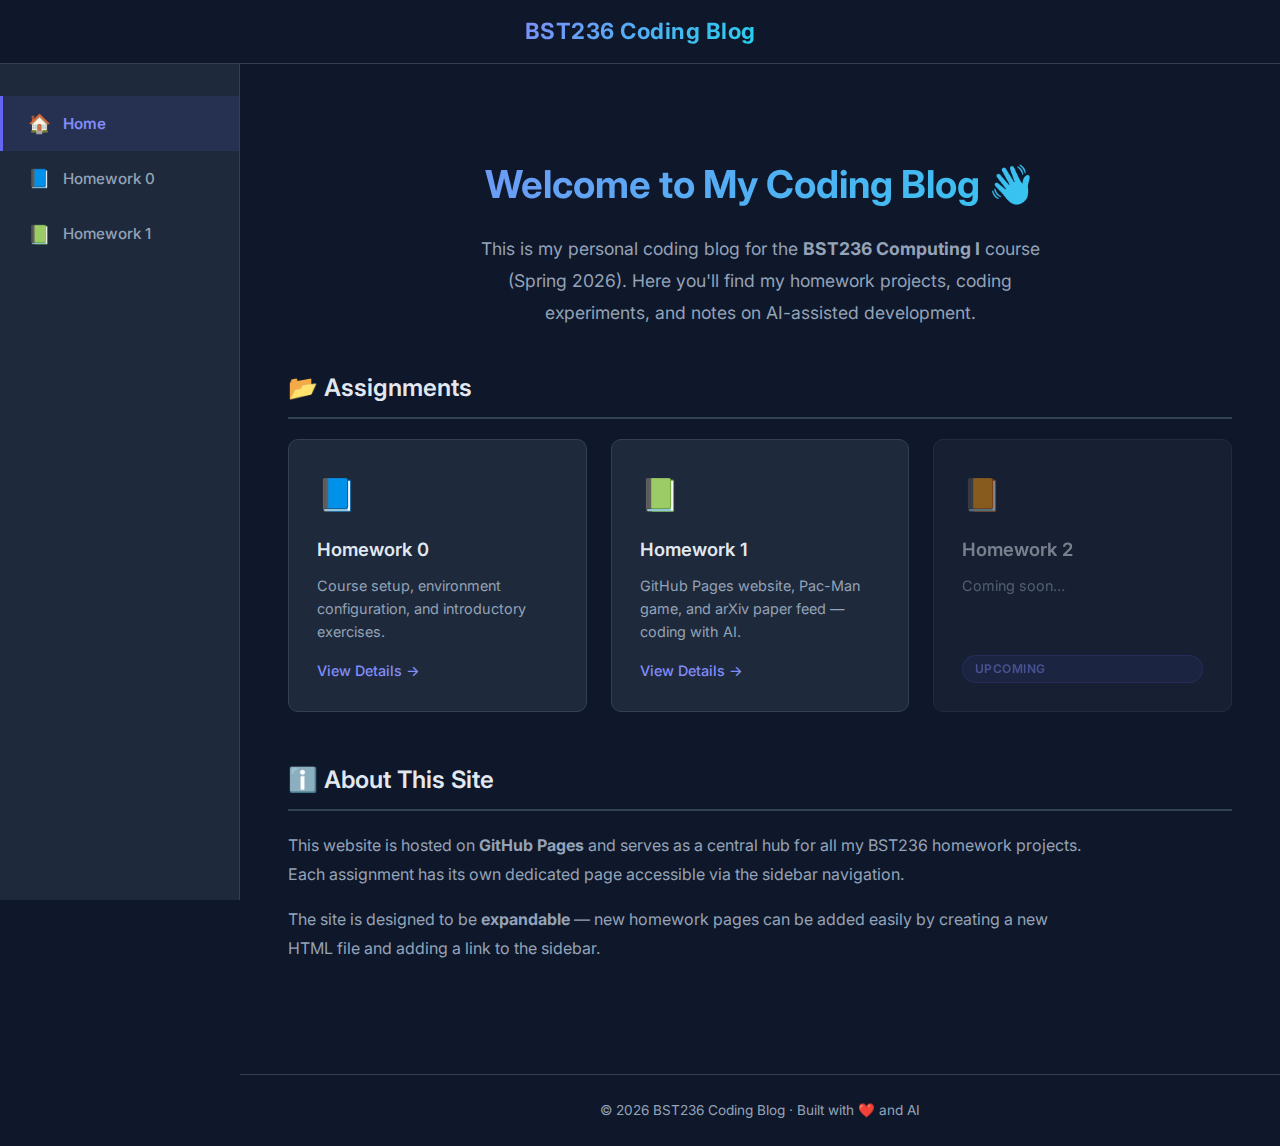
<file: index.html>
<!DOCTYPE html>
<html lang="en">

<head>
  <meta charset="UTF-8" />
  <meta name="viewport" content="width=device-width, initial-scale=1.0" />
  <meta name="description"
    content="BST236 Coding Blog — A personal coding blog for BST236 Computing I course assignments." />
  <title>BST236 Coding Blog</title>
  <link rel="stylesheet" href="css/style.css" />
</head>

<body>

  <!-- Mobile Menu Toggle -->
  <button class="menu-toggle" id="menuToggle" aria-label="Toggle navigation">☰</button>

  <!-- Header -->
  <header class="header">
    <h1 class="header__title">BST236 Coding Blog</h1>
  </header>

  <!-- Sidebar Navigation -->
  <nav class="sidebar" id="sidebar">
    <ul class="sidebar__list">
      <li>
        <a href="index.html" class="sidebar__link active">
          <span class="sidebar__icon">🏠</span> Home
        </a>
      </li>
      <li>
        <a href="hw0.html" class="sidebar__link">
          <span class="sidebar__icon">📘</span> Homework 0
        </a>
      </li>
      <li>
        <a href="hw1.html" class="sidebar__link">
          <span class="sidebar__icon">📗</span> Homework 1
        </a>
      </li>

      <!-- Add more homework links here as needed -->
    </ul>
  </nav>

  <!-- Main Content -->
  <main class="content">
    <!-- Hero -->
    <section class="hero">
      <h2 class="hero__title">Welcome to My Coding Blog 👋</h2>
      <p class="hero__subtitle">
        This is my personal coding blog for the <strong>BST236 Computing I</strong> course (Spring 2026).
        Here you'll find my homework projects, coding experiments, and notes on AI-assisted development.
      </p>
    </section>

    <!-- Homework Showcase -->
    <section class="section">
      <h2 class="section__title">📂 Assignments</h2>
      <div class="cards">
        <!-- HW0 Card -->
        <a href="hw0.html" class="card">
          <span class="card__icon">📘</span>
          <h3 class="card__title">Homework 0</h3>
          <p class="card__desc">Course setup, environment configuration, and introductory exercises.</p>
          <span class="card__link">View Details →</span>
        </a>
        <!-- HW1 Card -->
        <a href="hw1.html" class="card">
          <span class="card__icon">📗</span>
          <h3 class="card__title">Homework 1</h3>
          <p class="card__desc">GitHub Pages website, Pac-Man game, and arXiv paper feed — coding with AI.</p>
          <span class="card__link">View Details →</span>
        </a>

        <!-- Placeholder for future HWs -->
        <div class="card" style="opacity:0.5; pointer-events:none;">
          <span class="card__icon">📙</span>
          <h3 class="card__title">Homework 2</h3>
          <p class="card__desc">Coming soon…</p>
          <span class="badge badge--coming">Upcoming</span>
        </div>
      </div>
    </section>

    <!-- About -->
    <section class="section">
      <h2 class="section__title">ℹ️ About This Site</h2>
      <div class="prose">
        <p>
          This website is hosted on <strong>GitHub Pages</strong> and serves as a central hub for all my BST236 homework
          projects.
          Each assignment has its own dedicated page accessible via the sidebar navigation.
        </p>
        <p>
          The site is designed to be <strong>expandable</strong> — new homework pages can be added easily by creating a
          new HTML file
          and adding a link to the sidebar.
        </p>
      </div>
    </section>
  </main>

  <!-- Footer -->
  <footer class="footer">
    &copy; 2026 BST236 Coding Blog &middot; Built with ❤️ and AI
  </footer>

  <!-- Mobile sidebar toggle script -->
  <script>
    const toggle = document.getElementById('menuToggle');
    const sidebar = document.getElementById('sidebar');
    toggle.addEventListener('click', () => {
      sidebar.classList.toggle('open');
      toggle.textContent = sidebar.classList.contains('open') ? '✕' : '☰';
    });
  </script>

</body>

</html>
</file>
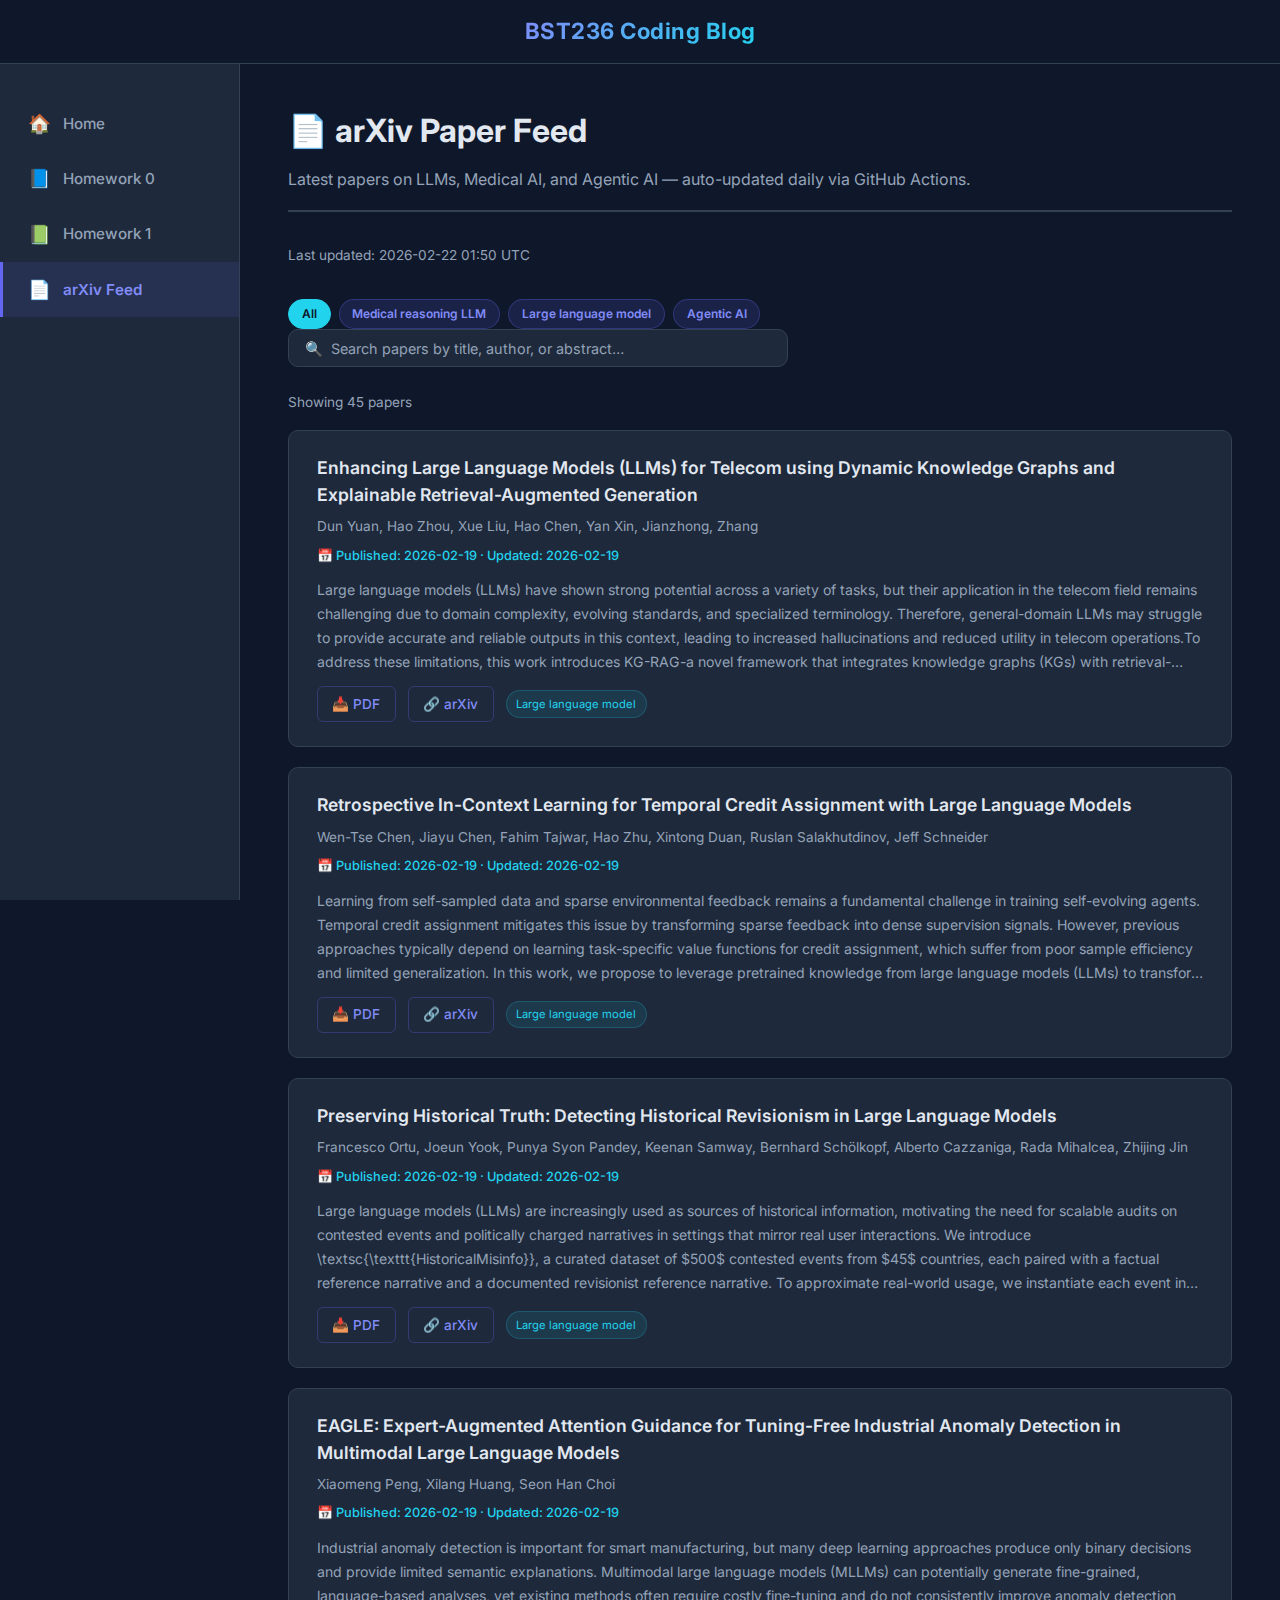
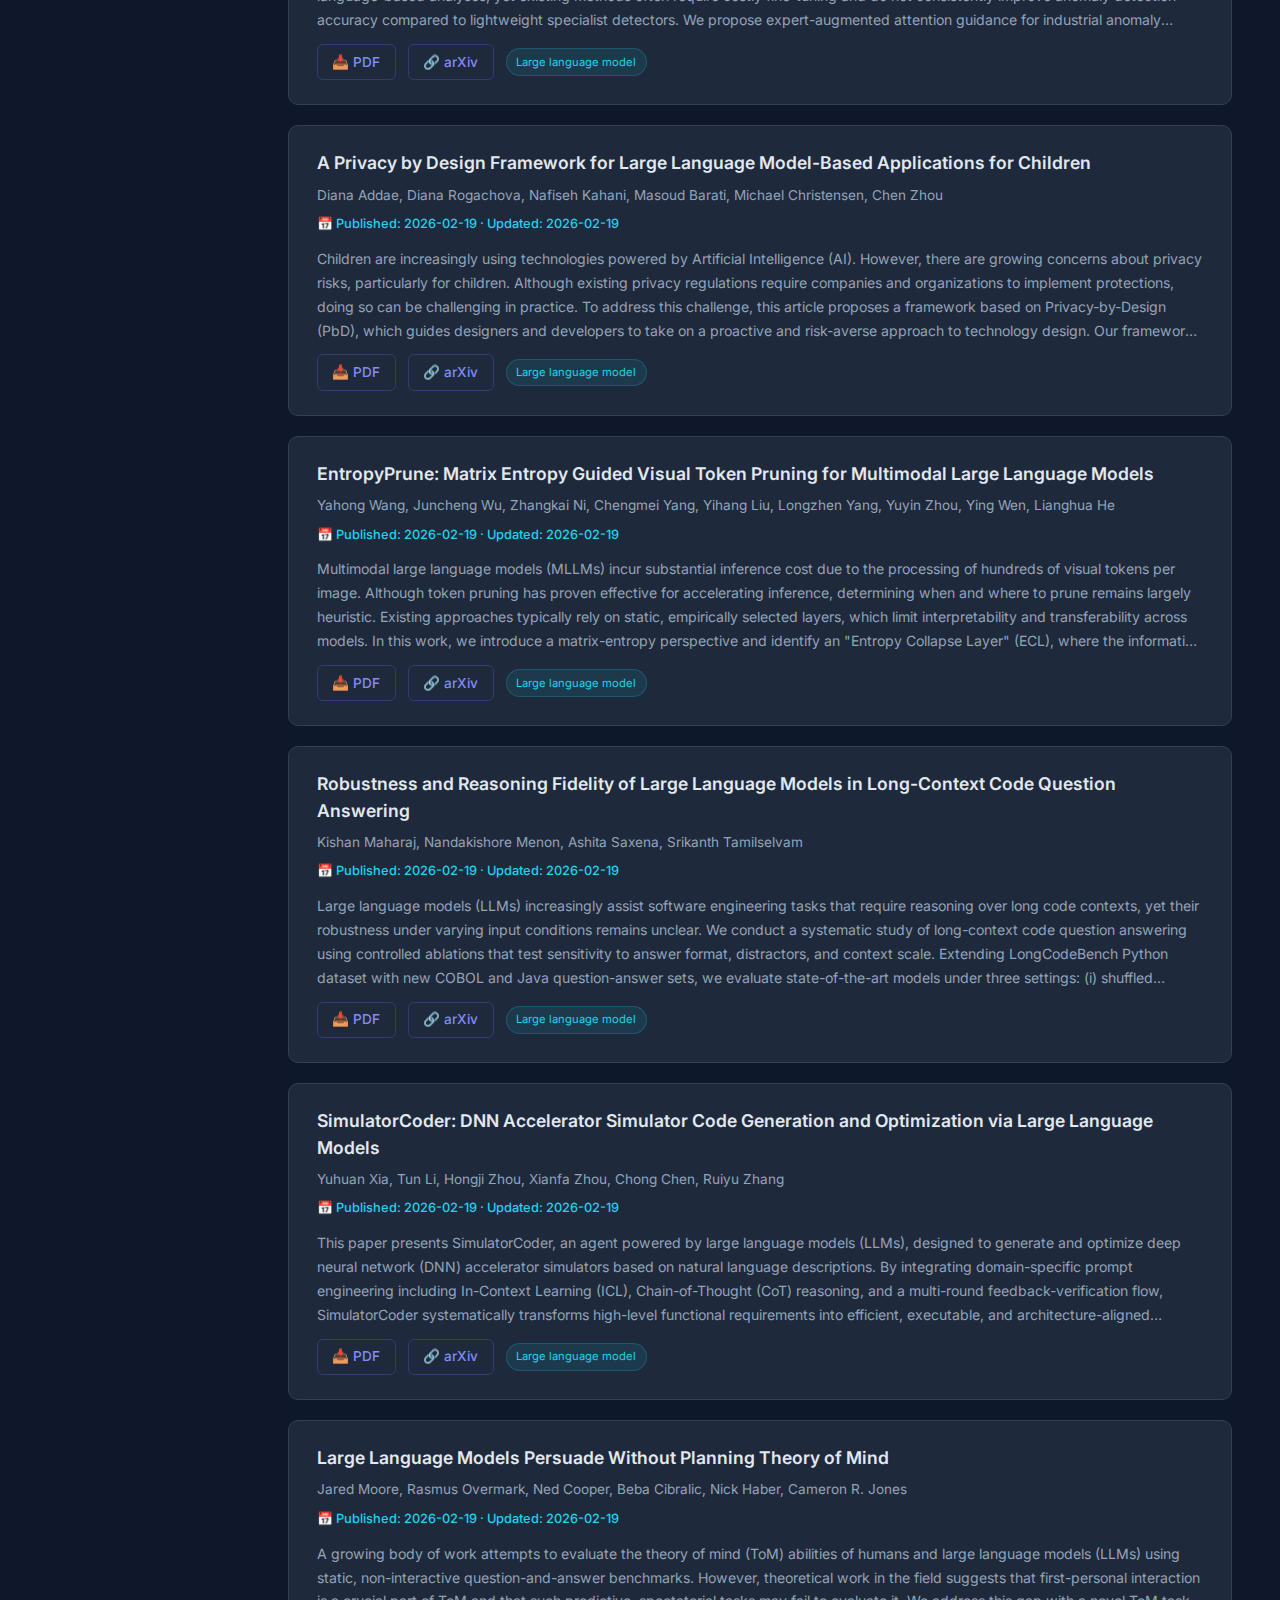
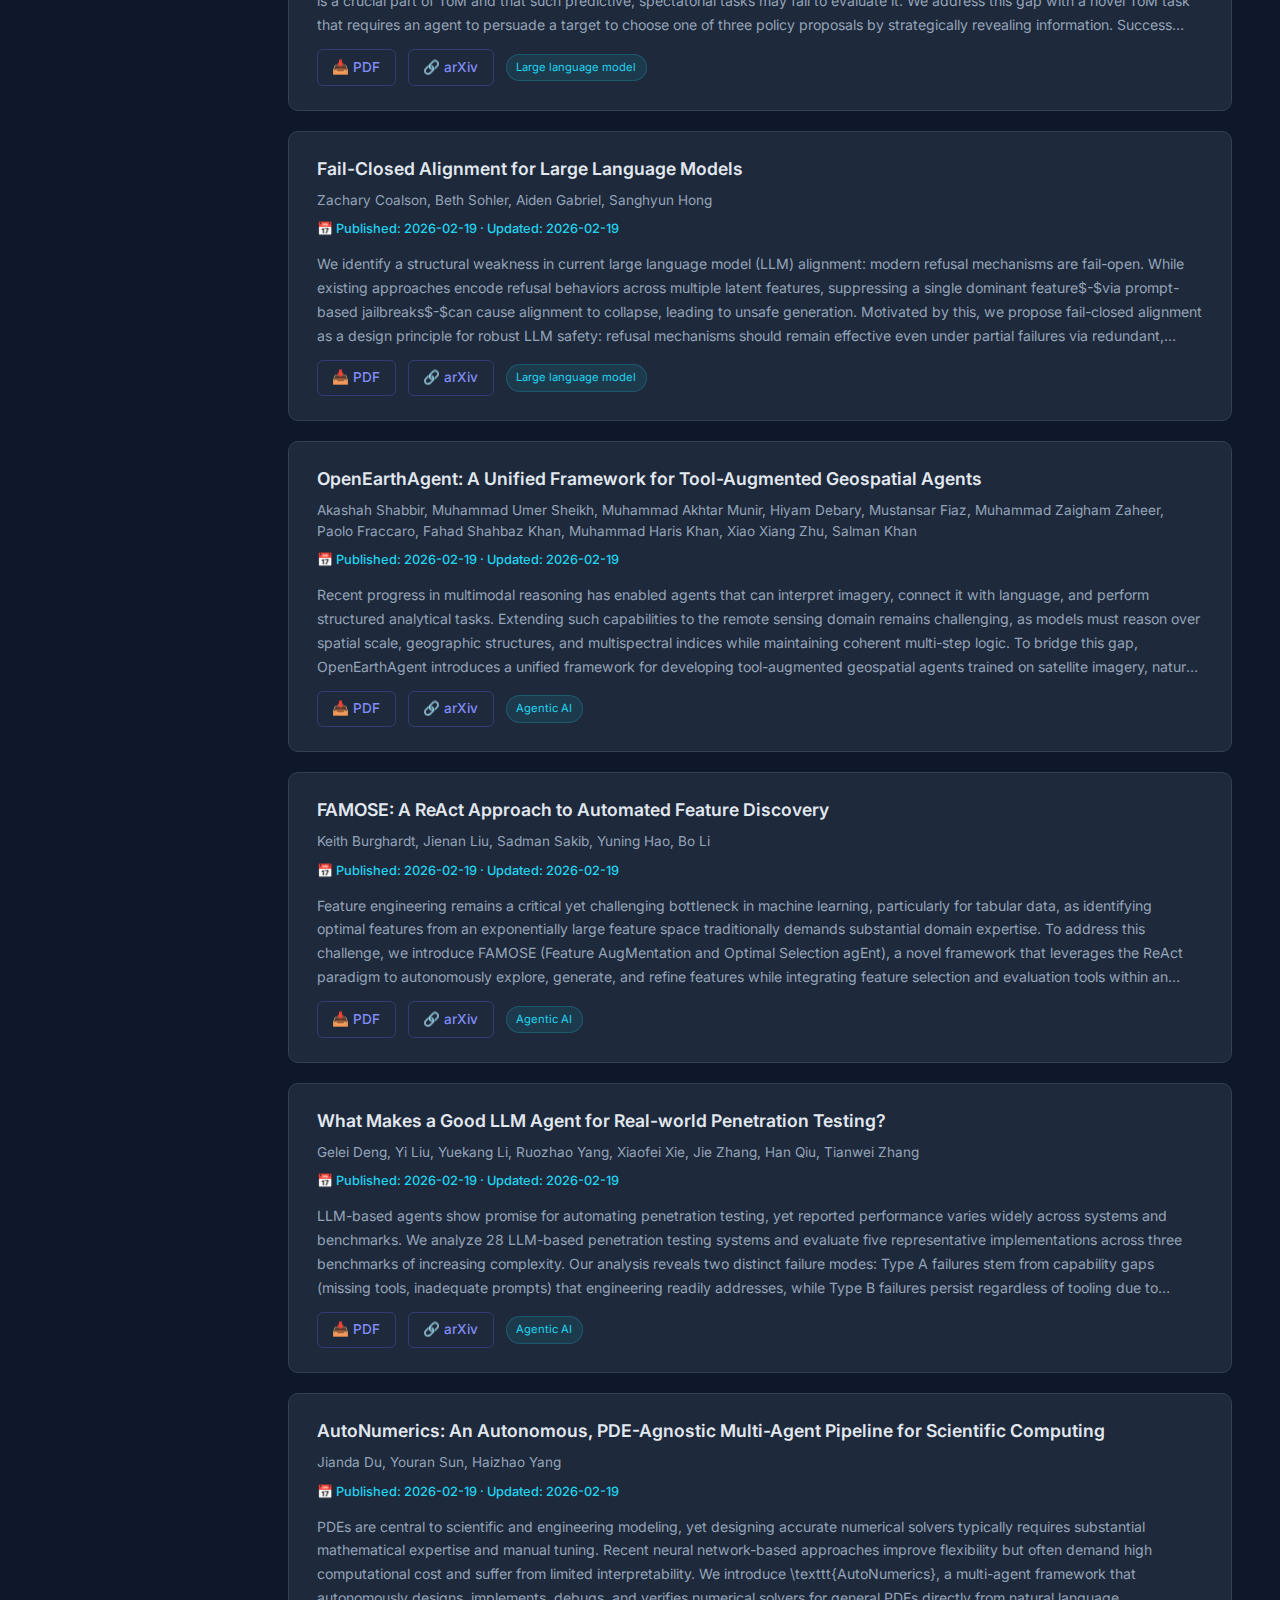
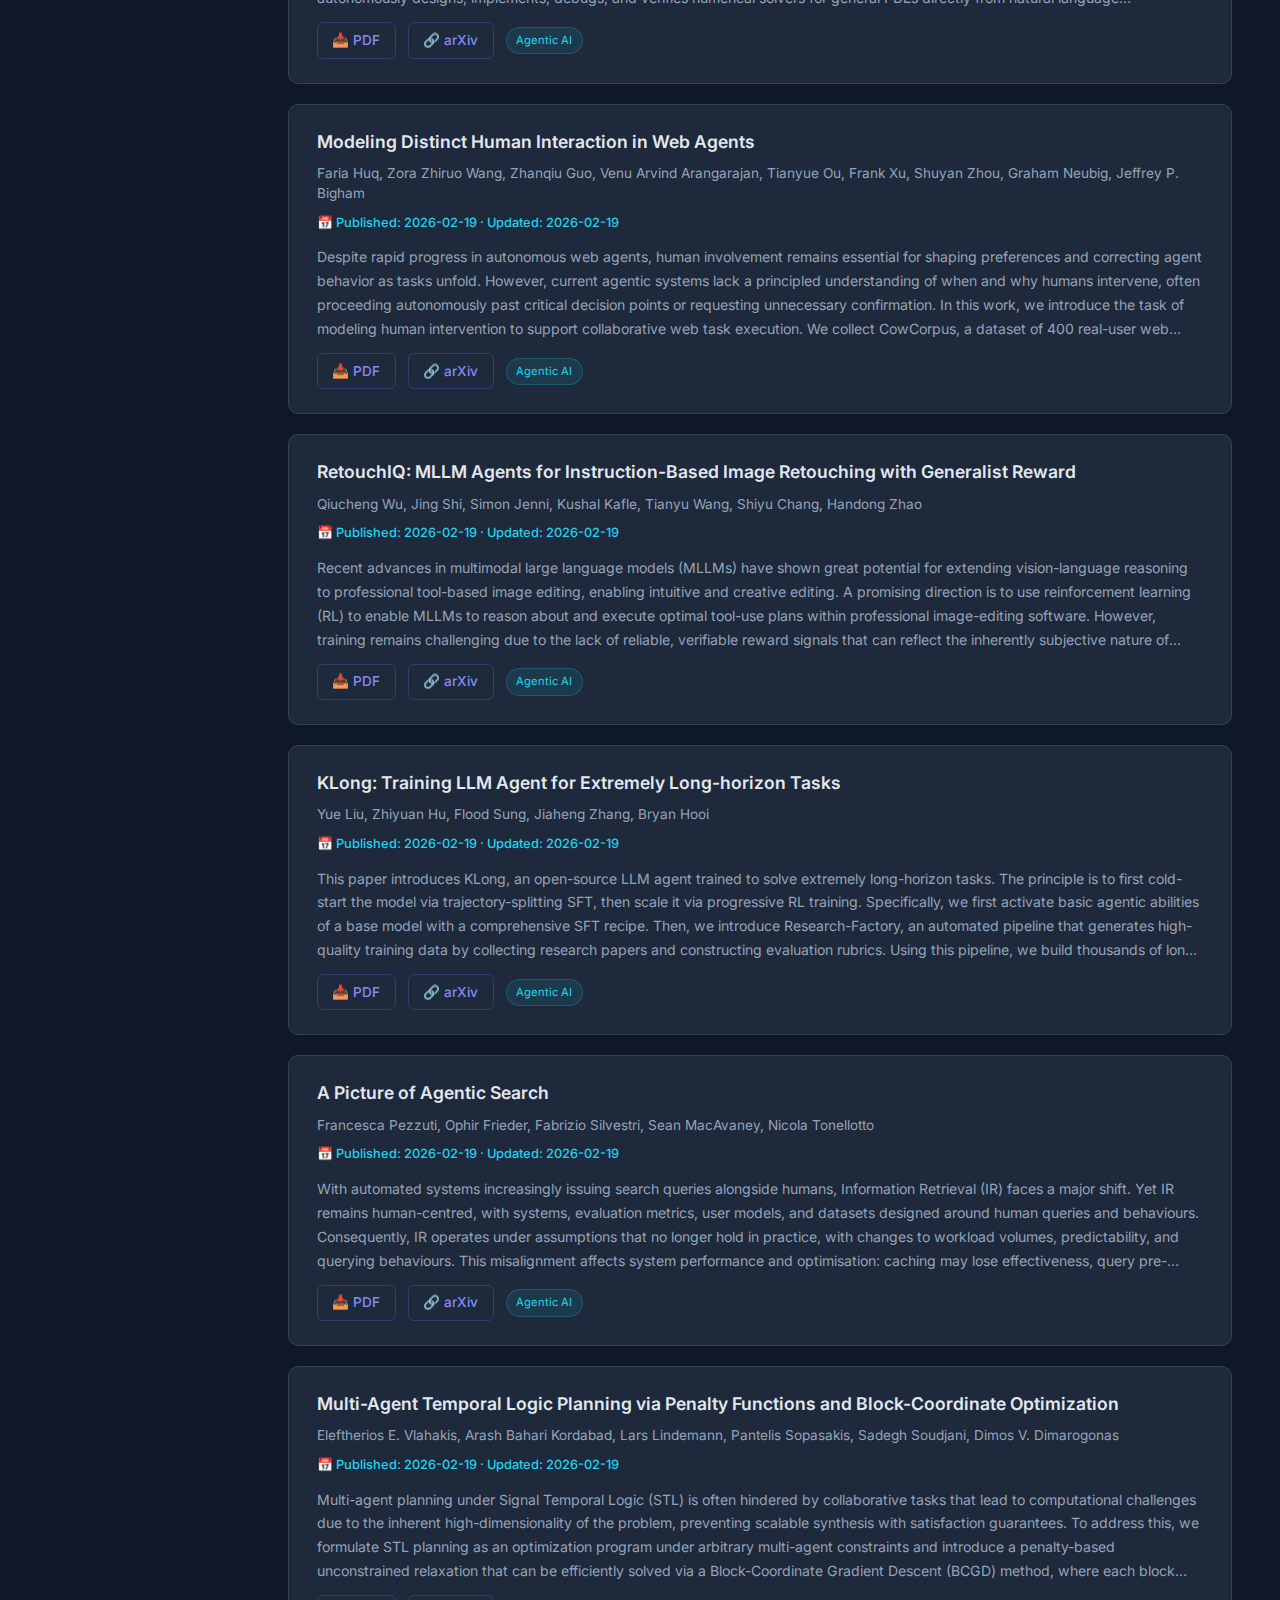
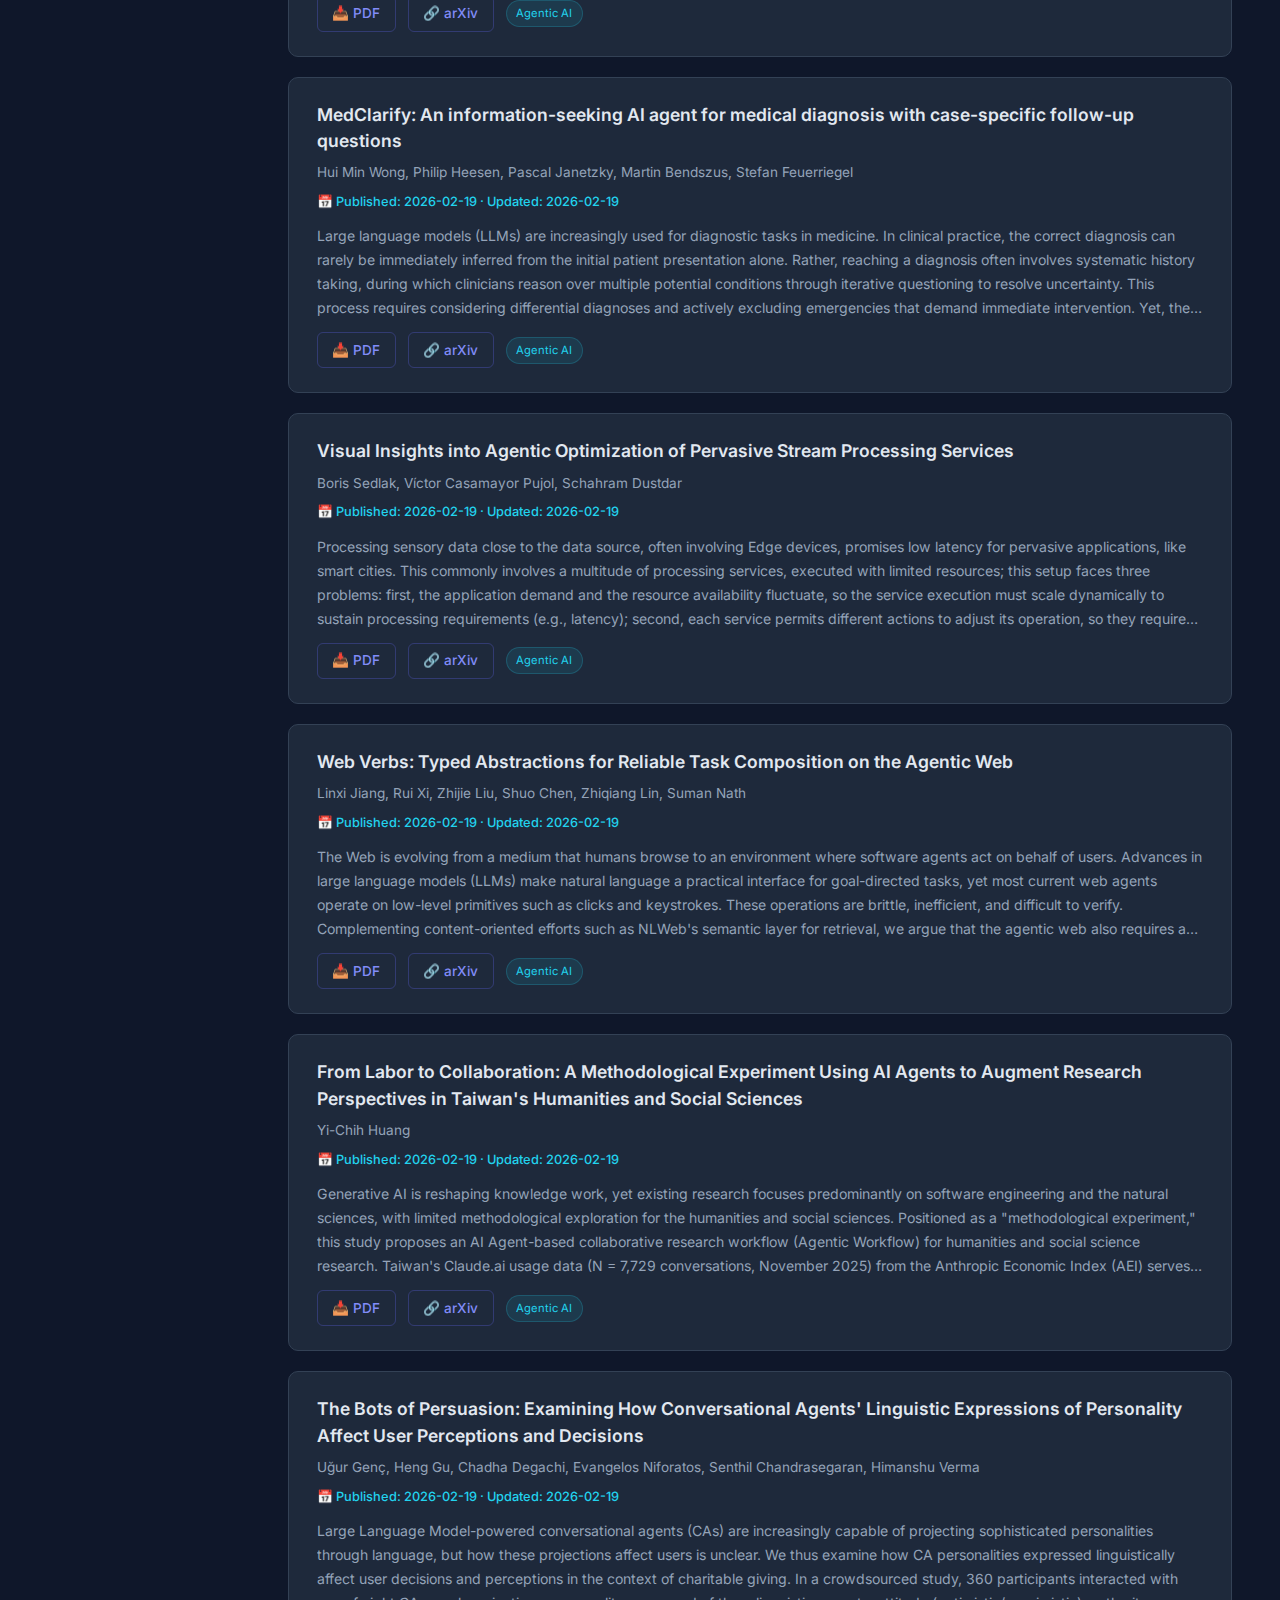
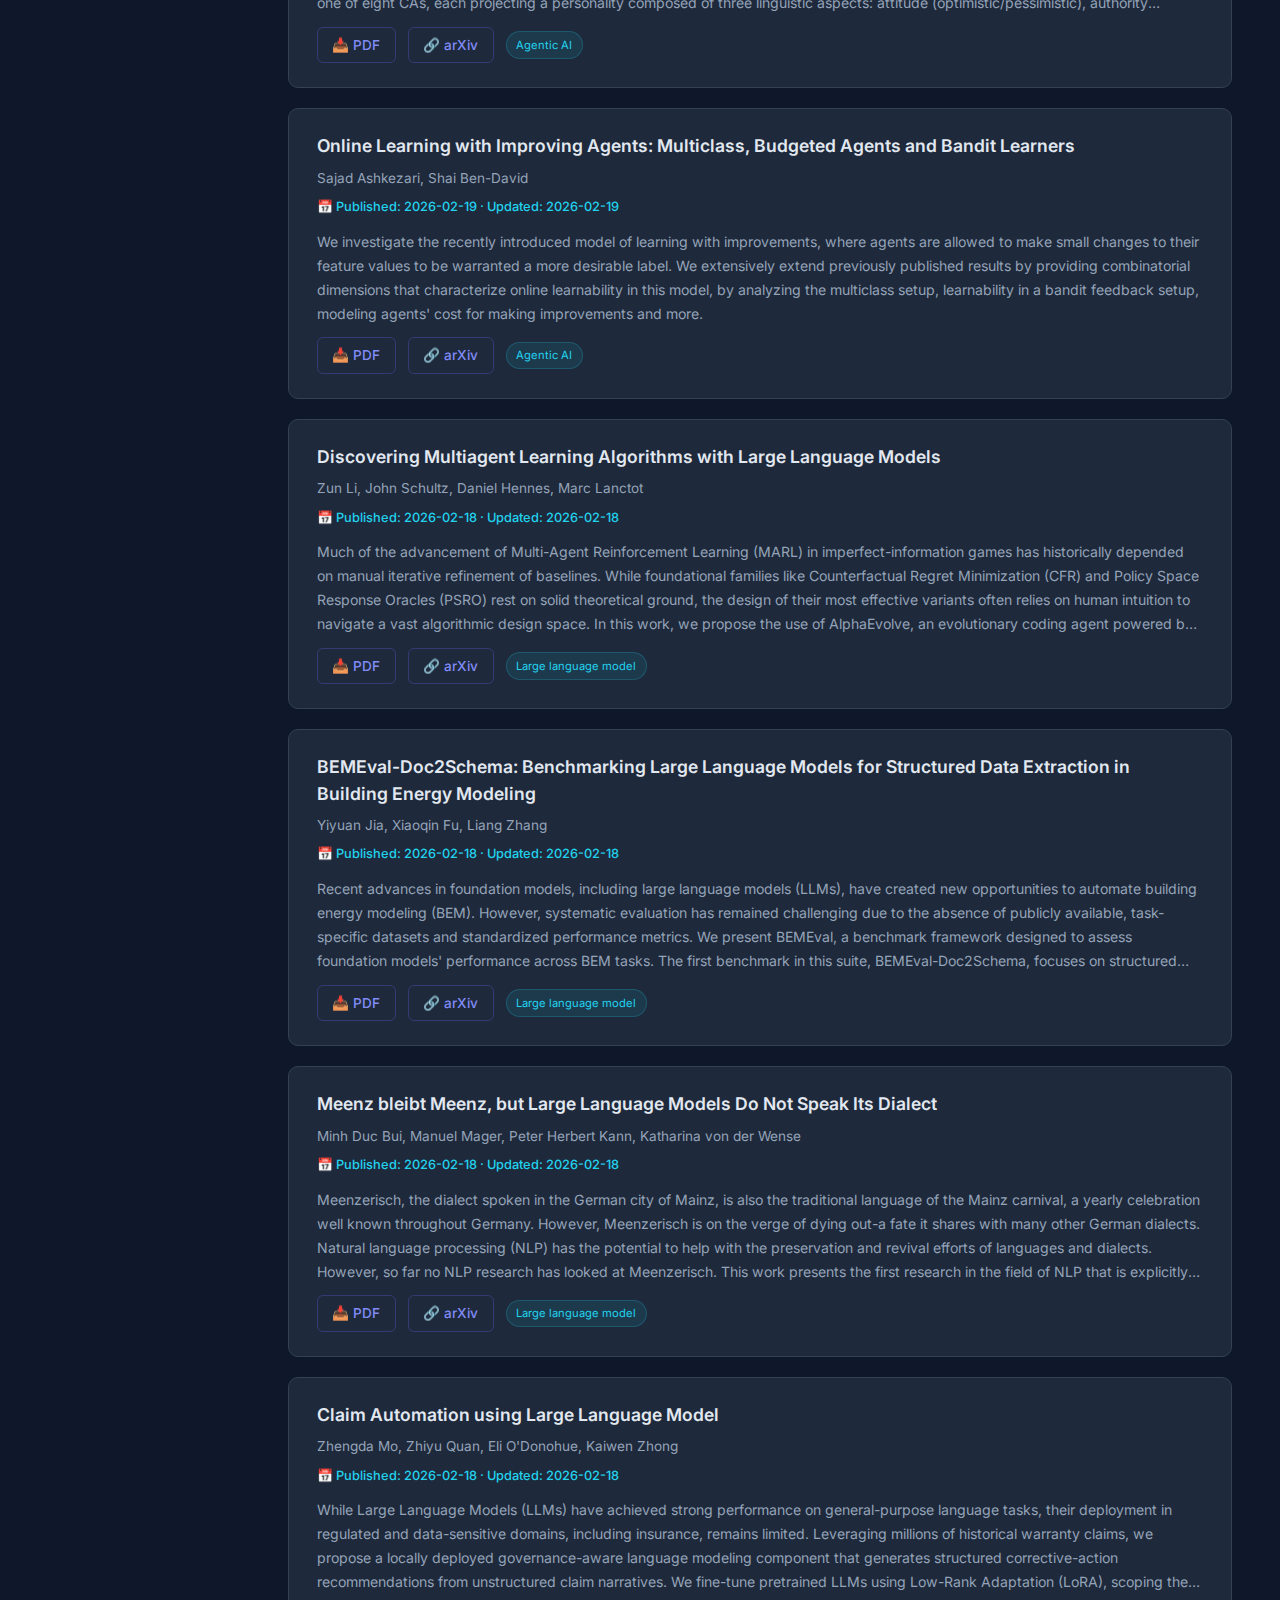
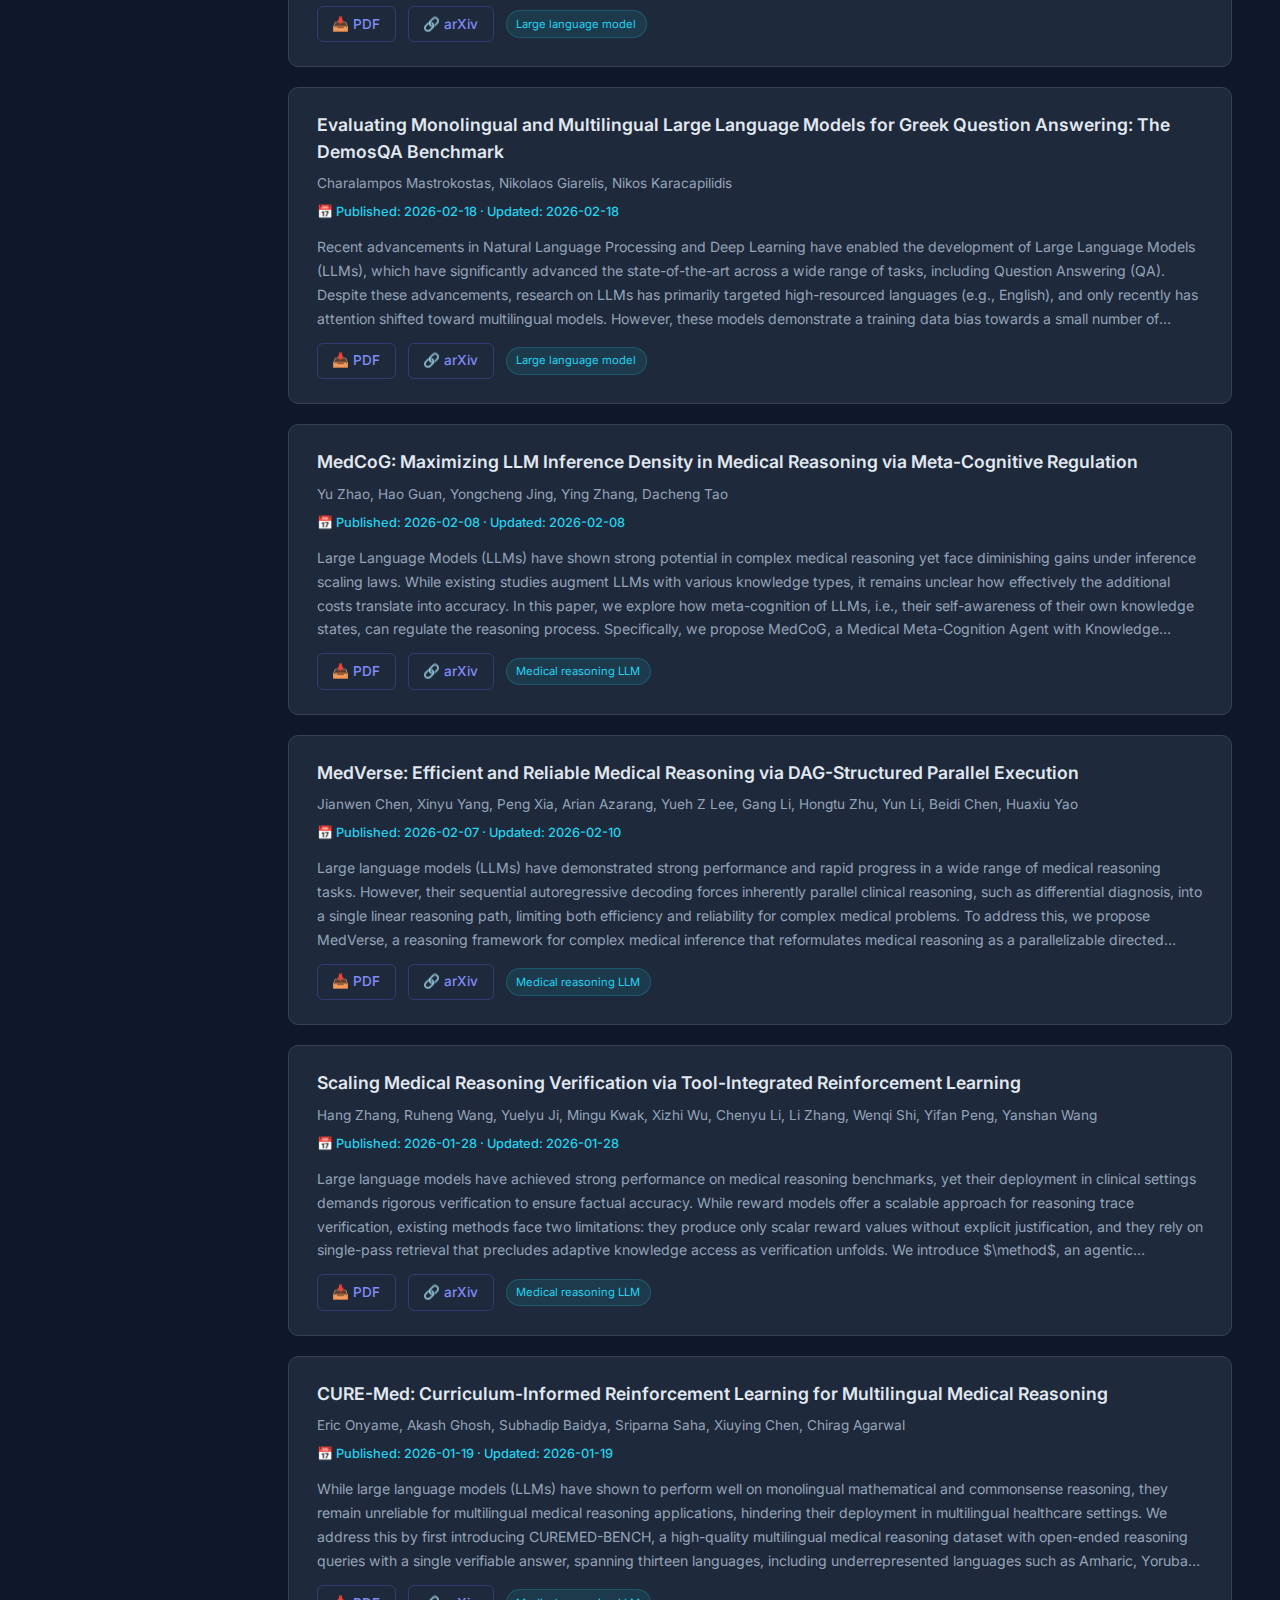
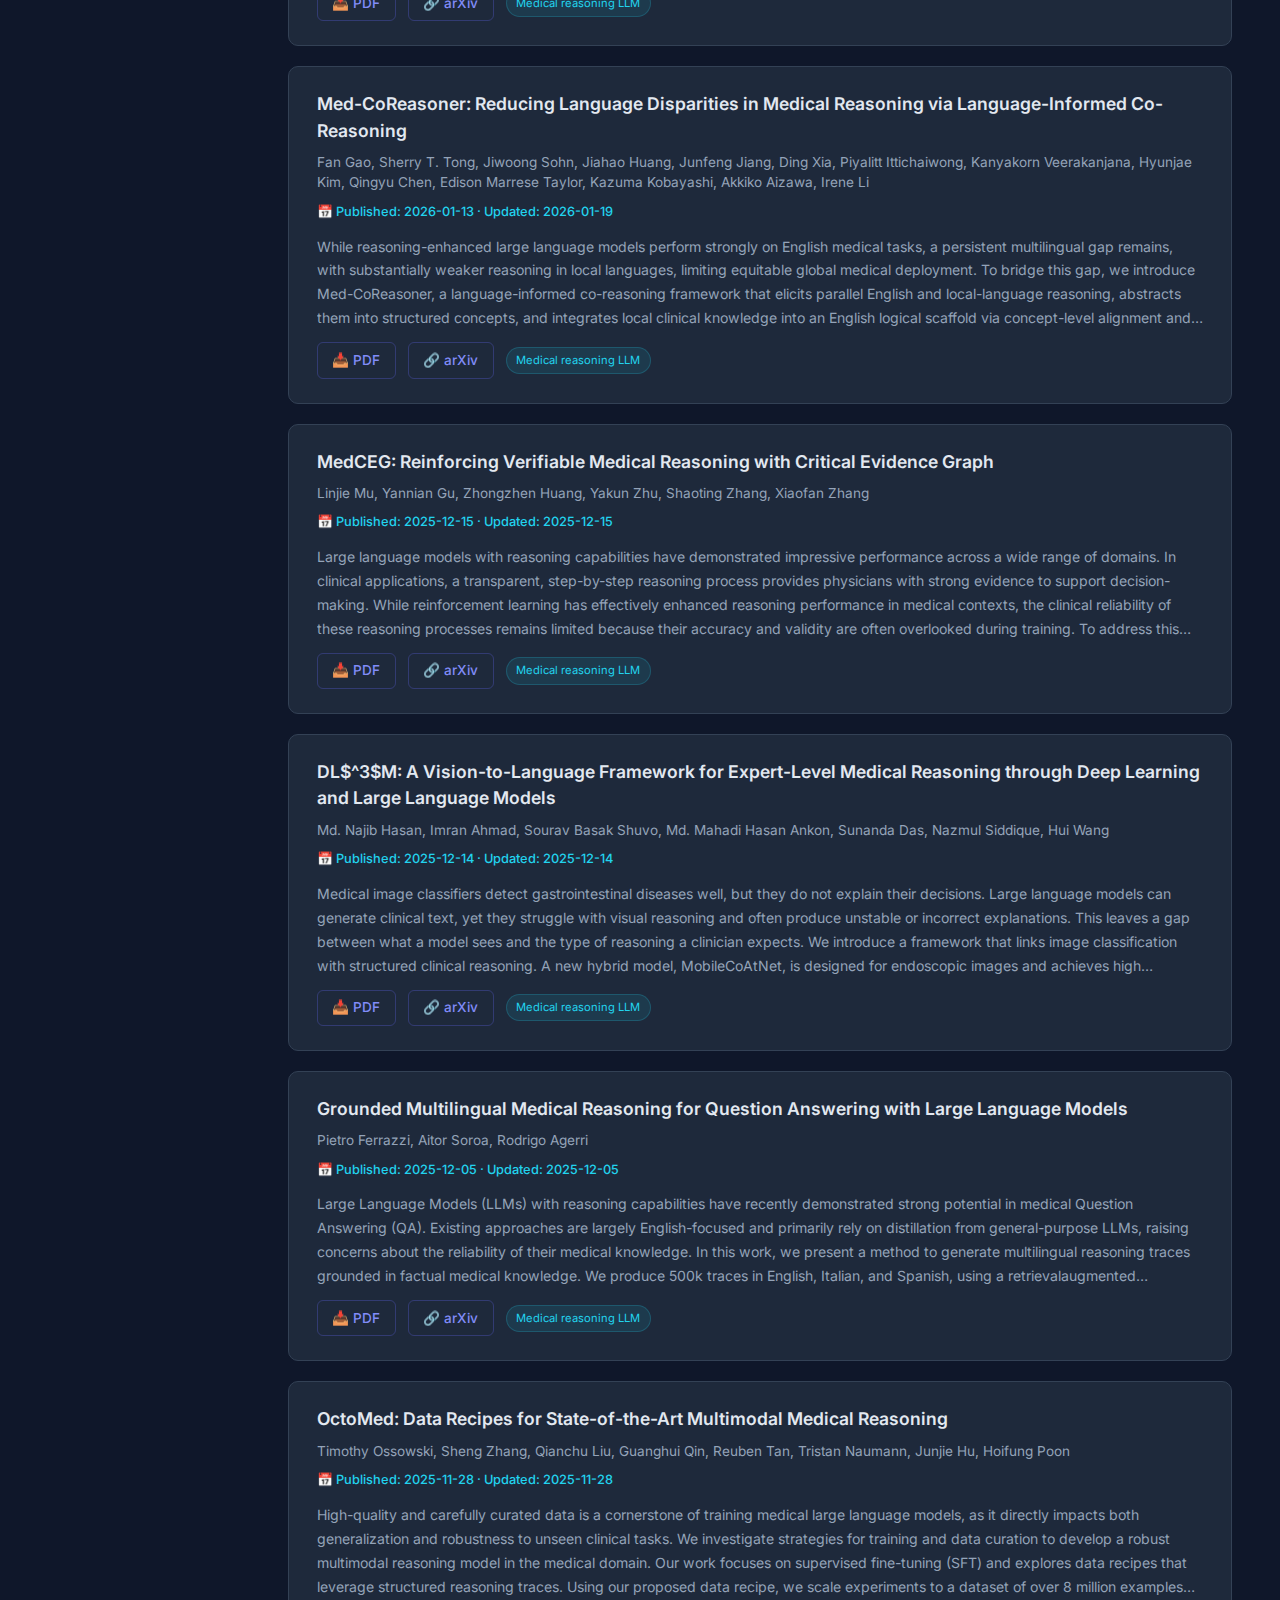
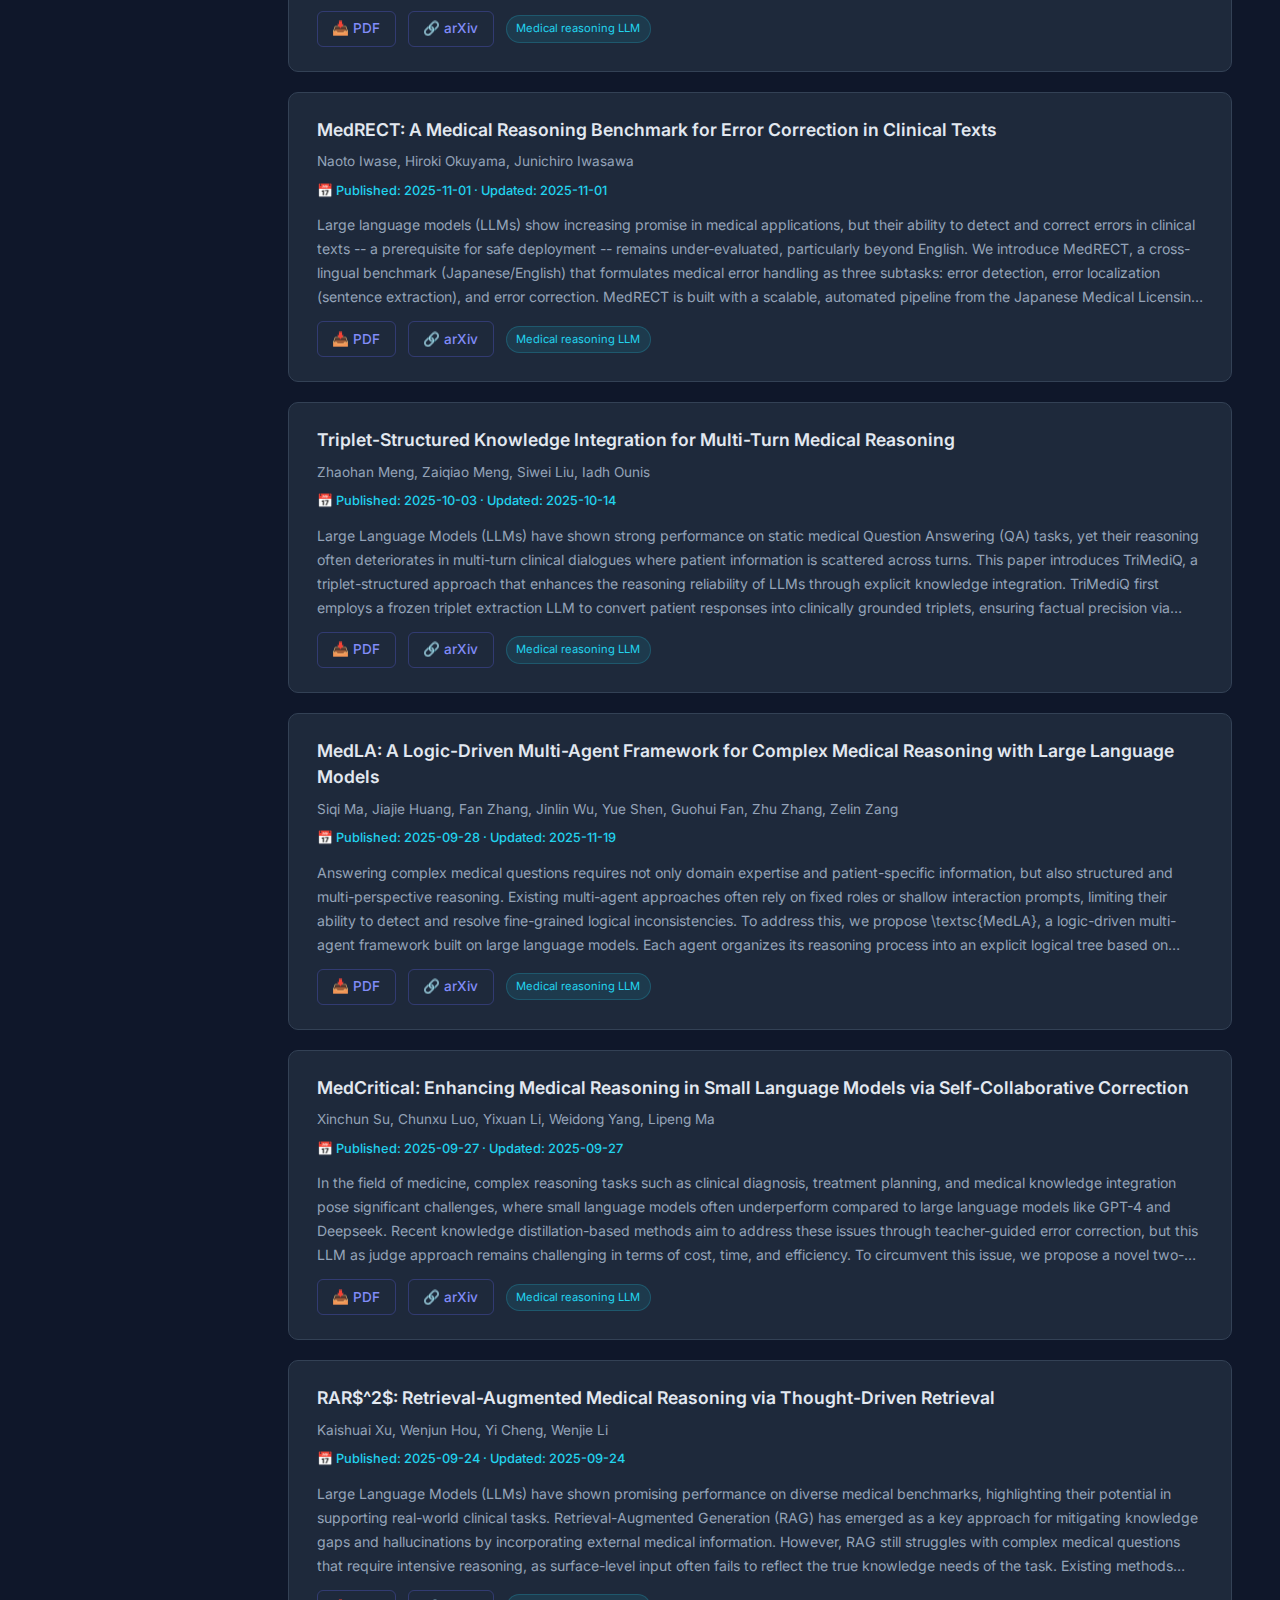
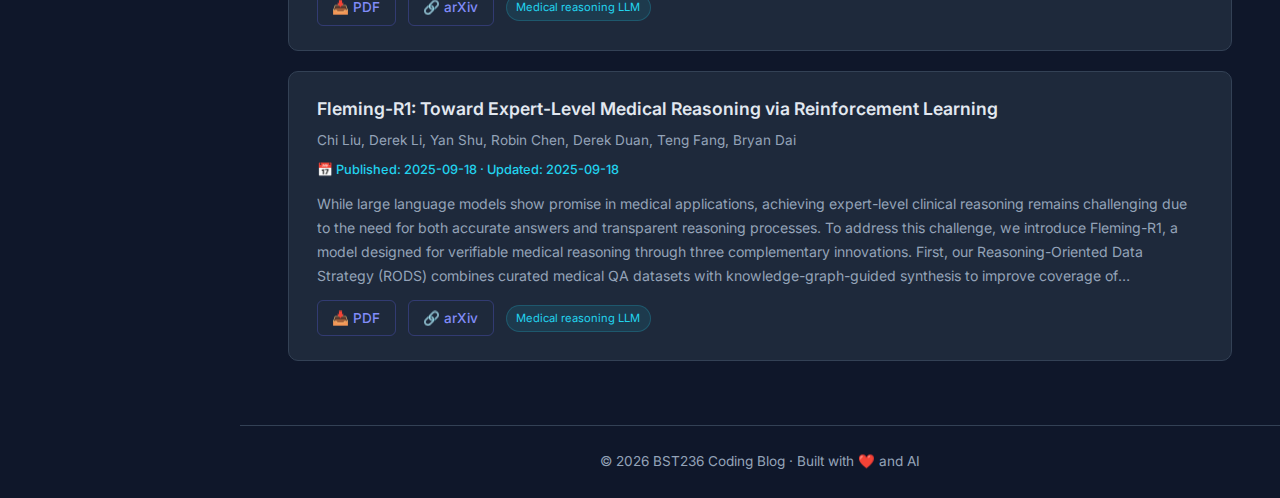
<file: arxiv.html>
<!DOCTYPE html>
<html lang="en">

<head>
    <meta charset="UTF-8" />
    <meta name="viewport" content="width=device-width, initial-scale=1.0" />
    <meta name="description" content="Latest arXiv papers on LLMs, Medical AI, and Agentic AI — auto-updated daily." />
    <title>arXiv Paper Feed — BST236 Coding Blog</title>
    <link rel="stylesheet" href="css/style.css" />

    <style>
        /* ── arXiv-specific styles ── */
        .feed-meta {
            display: flex;
            flex-wrap: wrap;
            align-items: center;
            gap: 0.75rem;
            margin-bottom: 2rem;
        }

        .feed-meta__updated {
            font-size: 0.85rem;
            color: var(--color-text-muted);
        }

        .keyword-badges {
            display: flex;
            flex-wrap: wrap;
            gap: 0.5rem;
        }

        .keyword-badge {
            display: inline-block;
            padding: 0.25rem 0.8rem;
            font-size: 0.75rem;
            font-weight: 600;
            border-radius: 9999px;
            background: rgba(99, 102, 241, 0.15);
            color: var(--color-primary-light);
            border: 1px solid rgba(99, 102, 241, 0.3);
            cursor: pointer;
            transition: all var(--transition);
            user-select: none;
        }

        .keyword-badge:hover,
        .keyword-badge.active {
            background: var(--color-primary);
            color: #fff;
            border-color: var(--color-primary);
        }

        .keyword-badge.all-badge {
            background: rgba(34, 211, 238, 0.15);
            color: var(--color-accent);
            border-color: rgba(34, 211, 238, 0.3);
        }

        .keyword-badge.all-badge:hover,
        .keyword-badge.all-badge.active {
            background: var(--color-accent);
            color: var(--color-bg);
            border-color: var(--color-accent);
        }

        /* ── Search Bar ── */
        .search-bar {
            width: 100%;
            max-width: 500px;
            padding: 0.6rem 1rem;
            font-size: 0.9rem;
            border-radius: var(--radius);
            border: 1px solid var(--color-border);
            background: var(--color-bg-secondary);
            color: var(--color-text);
            outline: none;
            transition: border-color var(--transition);
            font-family: var(--font-sans);
            margin-bottom: 1.5rem;
        }

        .search-bar:focus {
            border-color: var(--color-primary-light);
        }

        .search-bar::placeholder {
            color: var(--color-text-muted);
        }

        /* ── Paper Cards ── */
        .paper-list {
            display: flex;
            flex-direction: column;
            gap: 1.25rem;
        }

        .paper-card {
            background: var(--color-card);
            border: 1px solid var(--color-border);
            border-radius: var(--radius);
            padding: 1.5rem 1.75rem;
            transition: all var(--transition);
        }

        .paper-card:hover {
            border-color: var(--color-primary);
            box-shadow: var(--shadow);
            transform: translateY(-2px);
        }

        .paper-card__title {
            font-size: 1.1rem;
            font-weight: 600;
            color: var(--color-text);
            margin-bottom: 0.5rem;
            line-height: 1.5;
        }

        .paper-card__title a {
            color: inherit;
        }

        .paper-card__title a:hover {
            color: var(--color-primary-light);
        }

        .paper-card__authors {
            font-size: 0.85rem;
            color: var(--color-text-muted);
            margin-bottom: 0.5rem;
            line-height: 1.5;
        }

        .paper-card__date {
            font-size: 0.8rem;
            color: var(--color-accent);
            font-weight: 500;
            margin-bottom: 0.75rem;
        }

        .paper-card__abstract {
            font-size: 0.88rem;
            color: var(--color-text-muted);
            line-height: 1.7;
            margin-bottom: 0.75rem;
            display: -webkit-box;
            -webkit-line-clamp: 4;
            -webkit-box-orient: vertical;
            overflow: hidden;
            cursor: pointer;
            transition: all var(--transition);
        }

        .paper-card__abstract.expanded {
            -webkit-line-clamp: unset;
        }

        .paper-card__actions {
            display: flex;
            gap: 0.75rem;
            align-items: center;
            flex-wrap: wrap;
        }

        .paper-card__link {
            display: inline-flex;
            align-items: center;
            gap: 0.4rem;
            font-size: 0.85rem;
            font-weight: 500;
            color: var(--color-primary-light);
            padding: 0.35rem 0.9rem;
            border-radius: 6px;
            border: 1px solid rgba(99, 102, 241, 0.3);
            transition: all var(--transition);
        }

        .paper-card__link:hover {
            background: rgba(99, 102, 241, 0.12);
            color: var(--color-accent);
            border-color: var(--color-accent);
        }

        .paper-card__keyword {
            font-size: 0.7rem;
            padding: 0.2rem 0.6rem;
            border-radius: 9999px;
            background: rgba(34, 211, 238, 0.1);
            color: var(--color-accent);
            border: 1px solid rgba(34, 211, 238, 0.2);
        }

        /* ── Loading / Empty ── */
        .loading-msg,
        .empty-msg {
            text-align: center;
            padding: 3rem;
            color: var(--color-text-muted);
            font-size: 1rem;
        }

        .loading-spinner {
            display: inline-block;
            width: 28px;
            height: 28px;
            border: 3px solid var(--color-border);
            border-top-color: var(--color-primary-light);
            border-radius: 50%;
            animation: spin 0.8s linear infinite;
            margin-bottom: 0.75rem;
        }

        @keyframes spin {
            to {
                transform: rotate(360deg);
            }
        }

        .paper-count {
            font-size: 0.85rem;
            color: var(--color-text-muted);
            margin-bottom: 1rem;
        }
    </style>
</head>

<body>

    <!-- Mobile Menu Toggle -->
    <button class="menu-toggle" id="menuToggle" aria-label="Toggle navigation">☰</button>

    <!-- Header -->
    <header class="header">
        <h1 class="header__title">BST236 Coding Blog</h1>
    </header>

    <!-- Sidebar Navigation -->
    <nav class="sidebar" id="sidebar">
        <ul class="sidebar__list">
            <li>
                <a href="index.html" class="sidebar__link">
                    <span class="sidebar__icon">🏠</span> Home
                </a>
            </li>
            <li>
                <a href="hw0.html" class="sidebar__link">
                    <span class="sidebar__icon">📘</span> Homework 0
                </a>
            </li>
            <li>
                <a href="hw1.html" class="sidebar__link">
                    <span class="sidebar__icon">📗</span> Homework 1
                </a>
            </li>
            <li>
                <a href="arxiv.html" class="sidebar__link active">
                    <span class="sidebar__icon">📄</span> arXiv Feed
                </a>
            </li>
        </ul>
    </nav>

    <!-- Main Content -->
    <main class="content">
        <!-- Page Header -->
        <div class="page-header">
            <h2 class="page-header__title">📄 arXiv Paper Feed</h2>
            <p class="page-header__desc">
                Latest papers on LLMs, Medical AI, and Agentic AI — auto-updated daily via GitHub Actions.
            </p>
        </div>

        <!-- Feed Metadata -->
        <div class="feed-meta">
            <span class="feed-meta__updated" id="lastUpdated">Loading…</span>
        </div>

        <!-- Keyword Filters -->
        <div class="keyword-badges" id="keywordFilters"></div>

        <!-- Search -->
        <input class="search-bar" id="searchInput" type="text"
            placeholder="🔍  Search papers by title, author, or abstract…" />

        <!-- Paper Count -->
        <p class="paper-count" id="paperCount"></p>

        <!-- Paper List -->
        <div class="paper-list" id="paperList">
            <div class="loading-msg">
                <div class="loading-spinner"></div>
                <p>Loading papers…</p>
            </div>
        </div>
    </main>

    <!-- Footer -->
    <footer class="footer">
        &copy; 2026 BST236 Coding Blog &middot; Built with ❤️ and AI
    </footer>

    <!-- Scripts -->
    <script>
        // ── Mobile sidebar toggle ──
        const toggle = document.getElementById('menuToggle');
        const sidebar = document.getElementById('sidebar');
        toggle.addEventListener('click', () => {
            sidebar.classList.toggle('open');
            toggle.textContent = sidebar.classList.contains('open') ? '✕' : '☰';
        });

        // ── State ──
        let allPapers = [];
        let activeKeyword = 'All';

        // ── Fetch & render ──
        async function init() {
            try {
                const res = await fetch('data/papers.json');
                if (!res.ok) throw new Error(`HTTP ${res.status}`);
                const data = await res.json();

                allPapers = data.papers || [];
                document.getElementById('lastUpdated').textContent = `Last updated: ${data.last_updated}`;

                // Build keyword filters
                const keywords = data.keywords || [];
                renderFilters(keywords);

                // Initial render
                renderPapers(allPapers);
            } catch (err) {
                document.getElementById('paperList').innerHTML =
                    `<div class="empty-msg">⚠️ Could not load papers. Make sure <code>papers.json</code> exists.<br><small>${err.message}</small></div>`;
            }
        }

        function renderFilters(keywords) {
            const container = document.getElementById('keywordFilters');
            const allBtn = document.createElement('span');
            allBtn.className = 'keyword-badge all-badge active';
            allBtn.textContent = 'All';
            allBtn.addEventListener('click', () => filterByKeyword('All'));
            container.appendChild(allBtn);

            keywords.forEach(kw => {
                const btn = document.createElement('span');
                btn.className = 'keyword-badge';
                btn.textContent = kw;
                btn.addEventListener('click', () => filterByKeyword(kw));
                container.appendChild(btn);
            });
        }

        function filterByKeyword(kw) {
            activeKeyword = kw;
            // Update active badge
            document.querySelectorAll('.keyword-badge').forEach(b => {
                b.classList.toggle('active', b.textContent === kw);
            });
            applyFilters();
        }

        function applyFilters() {
            const query = document.getElementById('searchInput').value.toLowerCase().trim();
            let filtered = allPapers;

            if (activeKeyword !== 'All') {
                filtered = filtered.filter(p => p.keyword === activeKeyword);
            }

            if (query) {
                filtered = filtered.filter(p =>
                    p.title.toLowerCase().includes(query) ||
                    p.abstract.toLowerCase().includes(query) ||
                    p.authors.join(' ').toLowerCase().includes(query)
                );
            }

            renderPapers(filtered);
        }

        function renderPapers(papers) {
            const container = document.getElementById('paperList');
            const countEl = document.getElementById('paperCount');

            if (papers.length === 0) {
                container.innerHTML = '<div class="empty-msg">No papers found matching your criteria.</div>';
                countEl.textContent = '0 papers';
                return;
            }

            countEl.textContent = `Showing ${papers.length} paper${papers.length > 1 ? 's' : ''}`;

            container.innerHTML = papers.map(p => `
        <article class="paper-card">
          <h3 class="paper-card__title">
            <a href="${p.id}" target="_blank" rel="noopener">${p.title}</a>
          </h3>
          <p class="paper-card__authors">${p.authors.join(', ')}</p>
          <p class="paper-card__date">📅 Published: ${p.published} · Updated: ${p.updated}</p>
          <p class="paper-card__abstract" onclick="this.classList.toggle('expanded')">${p.abstract}</p>
          <div class="paper-card__actions">
            <a class="paper-card__link" href="${p.pdf_url}" target="_blank" rel="noopener">📥 PDF</a>
            <a class="paper-card__link" href="${p.id}" target="_blank" rel="noopener">🔗 arXiv</a>
            <span class="paper-card__keyword">${p.keyword}</span>
          </div>
        </article>
      `).join('');
        }

        // ── Event listeners ──
        document.getElementById('searchInput').addEventListener('input', applyFilters);

        // ── Kick off ──
        init();
    </script>

</body>

</html>
</file>
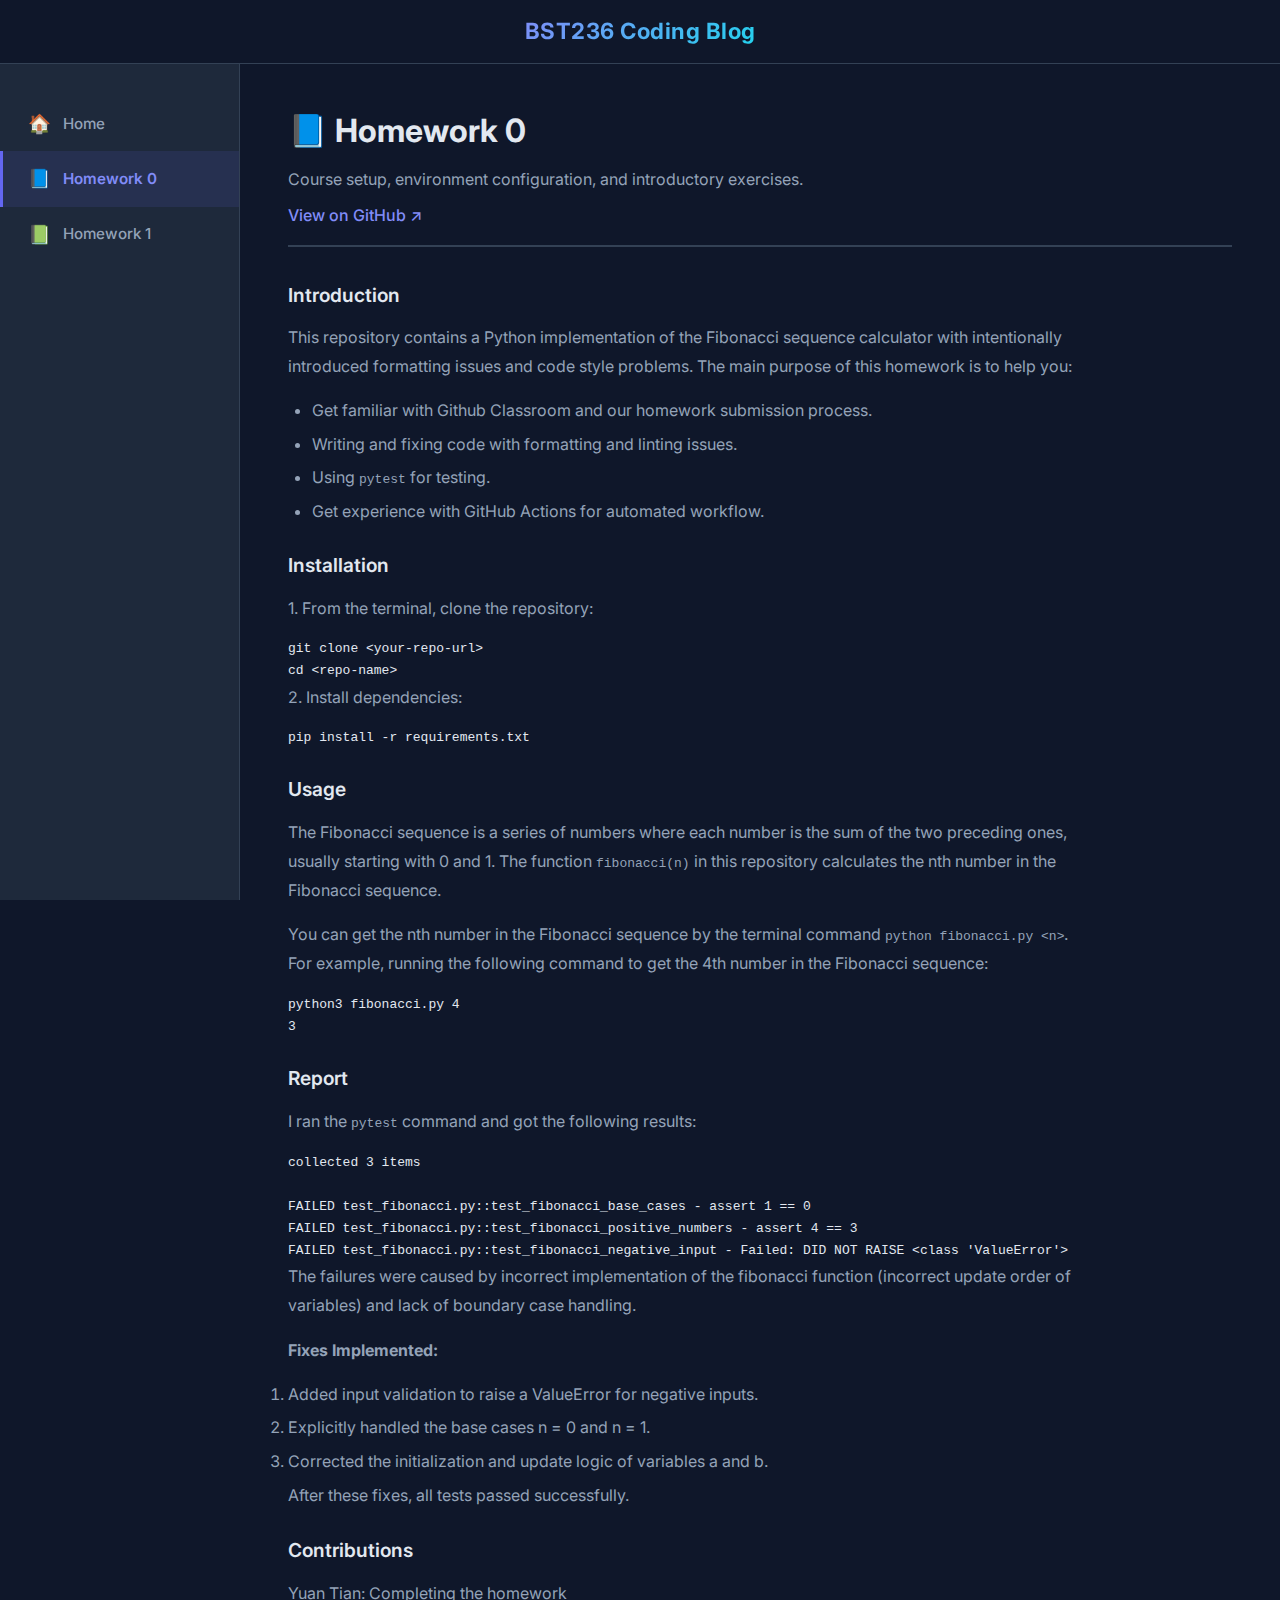
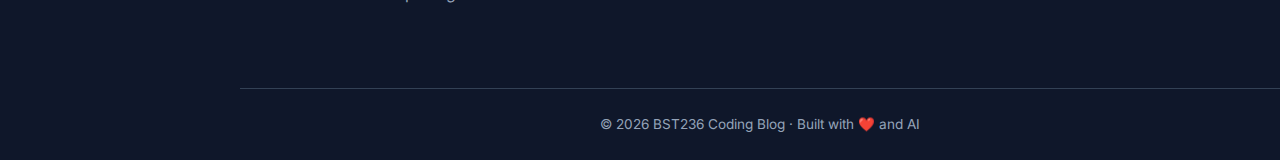
<file: hw0.html>
<!DOCTYPE html>
<html lang="en">

<head>
    <meta charset="UTF-8" />
    <meta name="viewport" content="width=device-width, initial-scale=1.0" />
    <meta name="description" content="BST236 Homework 0 — Course setup and introductory exercises." />
    <title>Homework 0 — BST236 Coding Blog</title>
    <link rel="stylesheet" href="css/style.css" />
</head>

<body>

    <!-- Mobile Menu Toggle -->
    <button class="menu-toggle" id="menuToggle" aria-label="Toggle navigation">☰</button>

    <!-- Header -->
    <header class="header">
        <h1 class="header__title">BST236 Coding Blog</h1>
    </header>

    <!-- Sidebar Navigation -->
    <nav class="sidebar" id="sidebar">
        <ul class="sidebar__list">
            <li>
                <a href="index.html" class="sidebar__link">
                    <span class="sidebar__icon">🏠</span> Home
                </a>
            </li>
            <li>
                <a href="hw0.html" class="sidebar__link active">
                    <span class="sidebar__icon">📘</span> Homework 0
                </a>
            </li>
            <li>
                <a href="hw1.html" class="sidebar__link">
                    <span class="sidebar__icon">📗</span> Homework 1
                </a>
            </li>
            <!-- Add more homework links here as needed -->
        </ul>
    </nav>

    <!-- Main Content -->
    <main class="content">
        <div class="page-header">
            <h2 class="page-header__title">📘 Homework 0</h2>
            <p class="page-header__desc">Course setup, environment configuration, and introductory exercises.</p>
            <a href="https://github.com/hsph-bst236-2026/homework-0-ytian820" target="_blank" class="card__link"
                style="font-size: 1rem; margin-top: 0.5rem;">
                View on GitHub ↗
            </a>
        </div>

        <div class="prose">
            <h3>Introduction</h3>
            <p>
                This repository contains a Python implementation of the Fibonacci sequence calculator with intentionally
                introduced formatting issues and code style problems. The main purpose of this homework is to help you:
            </p>
            <ul>
                <li>Get familiar with Github Classroom and our homework submission process.</li>
                <li>Writing and fixing code with formatting and linting issues.</li>
                <li>Using <code>pytest</code> for testing.</li>
                <li>Get experience with GitHub Actions for automated workflow.</li>
            </ul>

            <h3>Installation</h3>
            <p>1. From the terminal, clone the repository:</p>
            <pre><code>git clone &lt;your-repo-url&gt;
cd &lt;repo-name&gt;</code></pre>
            <p>2. Install dependencies:</p>
            <pre><code>pip install -r requirements.txt</code></pre>

            <h3>Usage</h3>
            <p>
                The Fibonacci sequence is a series of numbers where each number is the sum of the two preceding ones,
                usually starting with 0 and 1.
                The function <code>fibonacci(n)</code> in this repository calculates the nth number in the Fibonacci
                sequence.
            </p>
            <p>
                You can get the nth number in the Fibonacci sequence by the terminal command
                <code>python fibonacci.py &lt;n&gt;</code>.
                For example, running the following command to get the 4th number in the Fibonacci sequence:
            </p>
            <pre><code>python3 fibonacci.py 4
3</code></pre>

            <h3>Report</h3>
            <p>I ran the <code>pytest</code> command and got the following results:</p>
            <pre><code>collected 3 items

FAILED test_fibonacci.py::test_fibonacci_base_cases - assert 1 == 0
FAILED test_fibonacci.py::test_fibonacci_positive_numbers - assert 4 == 3
FAILED test_fibonacci.py::test_fibonacci_negative_input - Failed: DID NOT RAISE &lt;class 'ValueError'&gt;</code></pre>

            <p>The failures were caused by incorrect implementation of the fibonacci function (incorrect update order of
                variables) and lack of boundary case handling.</p>

            <p><strong>Fixes Implemented:</strong></p>
            <ol>
                <li>Added input validation to raise a ValueError for negative inputs.</li>
                <li>Explicitly handled the base cases n = 0 and n = 1.</li>
                <li>Corrected the initialization and update logic of variables a and b.</li>
            </ol>
            <p>After these fixes, all tests passed successfully.</p>

            <h3>Contributions</h3>
            <p>Yuan Tian: Completing the homework</p>
        </div>
    </main>

    <!-- Footer -->
    <footer class="footer">
        &copy; 2026 BST236 Coding Blog &middot; Built with ❤️ and AI
    </footer>

    <!-- Mobile sidebar toggle script -->
    <script>
        const toggle = document.getElementById('menuToggle');
        const sidebar = document.getElementById('sidebar');
        toggle.addEventListener('click', () => {
            sidebar.classList.toggle('open');
            toggle.textContent = sidebar.classList.contains('open') ? '✕' : '☰';
        });
    </script>

</body>

</html>
</file>
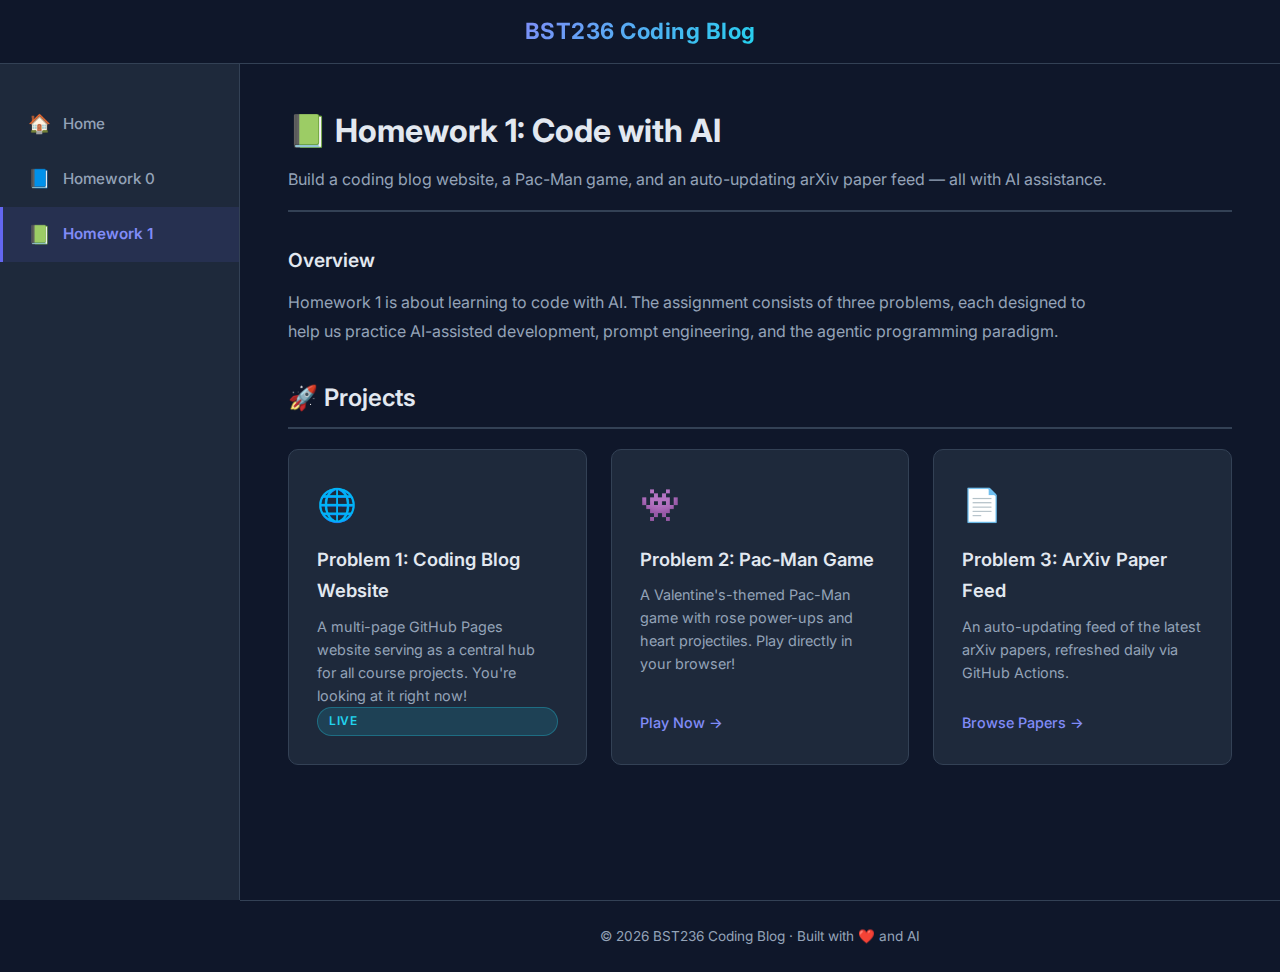
<file: hw1.html>
<!DOCTYPE html>
<html lang="en">

<head>
    <meta charset="UTF-8" />
    <meta name="viewport" content="width=device-width, initial-scale=1.0" />
    <meta name="description" content="BST236 Homework 1 — GitHub Pages, Pac-Man game, and arXiv paper feed." />
    <title>Homework 1 — BST236 Coding Blog</title>
    <link rel="stylesheet" href="css/style.css" />
</head>

<body>

    <!-- Mobile Menu Toggle -->
    <button class="menu-toggle" id="menuToggle" aria-label="Toggle navigation">☰</button>

    <!-- Header -->
    <header class="header">
        <h1 class="header__title">BST236 Coding Blog</h1>
    </header>

    <!-- Sidebar Navigation -->
    <nav class="sidebar" id="sidebar">
        <ul class="sidebar__list">
            <li>
                <a href="index.html" class="sidebar__link">
                    <span class="sidebar__icon">🏠</span> Home
                </a>
            </li>
            <li>
                <a href="hw0.html" class="sidebar__link">
                    <span class="sidebar__icon">📘</span> Homework 0
                </a>
            </li>
            <li>
                <a href="hw1.html" class="sidebar__link active">
                    <span class="sidebar__icon">📗</span> Homework 1
                </a>
            </li>
            <!-- Add more homework links here as needed -->
        </ul>
    </nav>

    <!-- Main Content -->
    <main class="content">
        <div class="page-header">
            <h2 class="page-header__title">📗 Homework 1: Code with AI</h2>
            <p class="page-header__desc">Build a coding blog website, a Pac-Man game, and an auto-updating arXiv paper
                feed — all with AI assistance.</p>
        </div>

        <div class="prose">
            <h3>Overview</h3>
            <p>
                Homework 1 is about learning to code with AI. The assignment consists of three problems,
                each designed to help us practice AI-assisted development, prompt engineering,
                and the agentic programming paradigm.
            </p>
        </div>

        <!-- Project Cards -->
        <section class="section" style="margin-top: 2rem;">
            <h2 class="section__title">🚀 Projects</h2>
            <div class="cards">
                <!-- Problem 1: Website -->
                <div class="card">
                    <span class="card__icon">🌐</span>
                    <h3 class="card__title">Problem 1: Coding Blog Website</h3>
                    <p class="card__desc">
                        A multi-page GitHub Pages website serving as a central hub for all course projects.
                        You're looking at it right now!
                    </p>
                    <span class="badge badge--live">Live</span>
                </div>

                <!-- Problem 2: Pac-Man -->
                <a href="Problem_2_Pac_man/pacman.html" class="card">
                    <span class="card__icon">👾</span>
                    <h3 class="card__title">Problem 2: Pac-Man Game</h3>
                    <p class="card__desc">
                        A Valentine's-themed Pac-Man game with rose power-ups and heart projectiles.
                        Play directly in your browser!
                    </p>
                    <span class="card__link">Play Now →</span>
                </a>

                <!-- Problem 3: ArXiv Feed -->
                <a href="arxiv.html" class="card">
                    <span class="card__icon">📄</span>
                    <h3 class="card__title">Problem 3: ArXiv Paper Feed</h3>
                    <p class="card__desc">
                        An auto-updating feed of the latest arXiv papers, refreshed daily via GitHub Actions.
                    </p>
                    <span class="card__link">Browse Papers →</span>
                </a>
            </div>
        </section>
    </main>

    <!-- Footer -->
    <footer class="footer">
        &copy; 2026 BST236 Coding Blog &middot; Built with ❤️ and AI
    </footer>

    <!-- Mobile sidebar toggle script -->
    <script>
        const toggle = document.getElementById('menuToggle');
        const sidebar = document.getElementById('sidebar');
        toggle.addEventListener('click', () => {
            sidebar.classList.toggle('open');
            toggle.textContent = sidebar.classList.contains('open') ? '✕' : '☰';
        });
    </script>

</body>

</html>
</file>
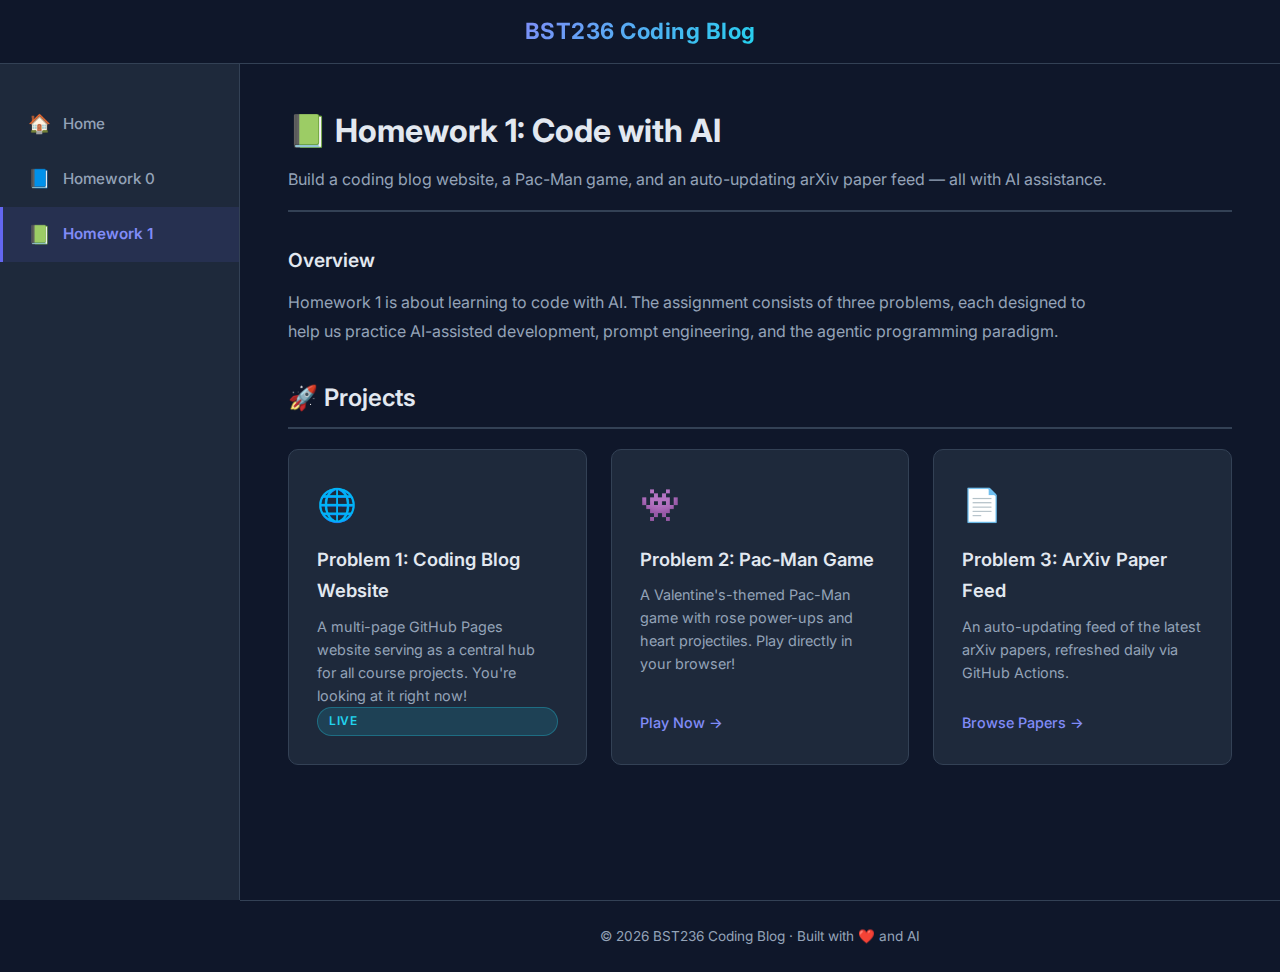
<file: Problem_1_Github_website/hw1.html>
<!DOCTYPE html>
<html lang="en">

<head>
    <meta charset="UTF-8" />
    <meta name="viewport" content="width=device-width, initial-scale=1.0" />
    <meta name="description" content="BST236 Homework 1 — GitHub Pages, Pac-Man game, and arXiv paper feed." />
    <title>Homework 1 — BST236 Coding Blog</title>
    <link rel="stylesheet" href="css/style.css" />
</head>

<body>

    <!-- Mobile Menu Toggle -->
    <button class="menu-toggle" id="menuToggle" aria-label="Toggle navigation">☰</button>

    <!-- Header -->
    <header class="header">
        <h1 class="header__title">BST236 Coding Blog</h1>
    </header>

    <!-- Sidebar Navigation -->
    <nav class="sidebar" id="sidebar">
        <ul class="sidebar__list">
            <li>
                <a href="index.html" class="sidebar__link">
                    <span class="sidebar__icon">🏠</span> Home
                </a>
            </li>
            <li>
                <a href="hw0.html" class="sidebar__link">
                    <span class="sidebar__icon">📘</span> Homework 0
                </a>
            </li>
            <li>
                <a href="hw1.html" class="sidebar__link active">
                    <span class="sidebar__icon">📗</span> Homework 1
                </a>
            </li>
            <!-- Add more homework links here as needed -->
        </ul>
    </nav>

    <!-- Main Content -->
    <main class="content">
        <div class="page-header">
            <h2 class="page-header__title">📗 Homework 1: Code with AI</h2>
            <p class="page-header__desc">Build a coding blog website, a Pac-Man game, and an auto-updating arXiv paper
                feed — all with AI assistance.</p>
        </div>

        <div class="prose">
            <h3>Overview</h3>
            <p>
                Homework 1 is about learning to code with AI. The assignment consists of three problems,
                each designed to help us practice AI-assisted development, prompt engineering,
                and the agentic programming paradigm.
            </p>
        </div>

        <!-- Project Cards -->
        <section class="section" style="margin-top: 2rem;">
            <h2 class="section__title">🚀 Projects</h2>
            <div class="cards">
                <!-- Problem 1: Website -->
                <div class="card">
                    <span class="card__icon">🌐</span>
                    <h3 class="card__title">Problem 1: Coding Blog Website</h3>
                    <p class="card__desc">
                        A multi-page GitHub Pages website serving as a central hub for all course projects.
                        You're looking at it right now!
                    </p>
                    <span class="badge badge--live">Live</span>
                </div>

                <!-- Problem 2: Pac-Man -->
                <a href="../Problem_2_Pac_man/pacman.html" class="card">
                    <span class="card__icon">👾</span>
                    <h3 class="card__title">Problem 2: Pac-Man Game</h3>
                    <p class="card__desc">
                        A Valentine's-themed Pac-Man game with rose power-ups and heart projectiles.
                        Play directly in your browser!
                    </p>
                    <span class="card__link">Play Now →</span>
                </a>

                <!-- Problem 3: ArXiv Feed -->
                <a href="arxiv.html" class="card">
                    <span class="card__icon">📄</span>
                    <h3 class="card__title">Problem 3: ArXiv Paper Feed</h3>
                    <p class="card__desc">
                        An auto-updating feed of the latest arXiv papers, refreshed daily via GitHub Actions.
                    </p>
                    <span class="card__link">Browse Papers →</span>
                </a>
            </div>
        </section>
    </main>

    <!-- Footer -->
    <footer class="footer">
        &copy; 2026 BST236 Coding Blog &middot; Built with ❤️ and AI
    </footer>

    <!-- Mobile sidebar toggle script -->
    <script>
        const toggle = document.getElementById('menuToggle');
        const sidebar = document.getElementById('sidebar');
        toggle.addEventListener('click', () => {
            sidebar.classList.toggle('open');
            toggle.textContent = sidebar.classList.contains('open') ? '✕' : '☰';
        });
    </script>

</body>

</html>
</file>
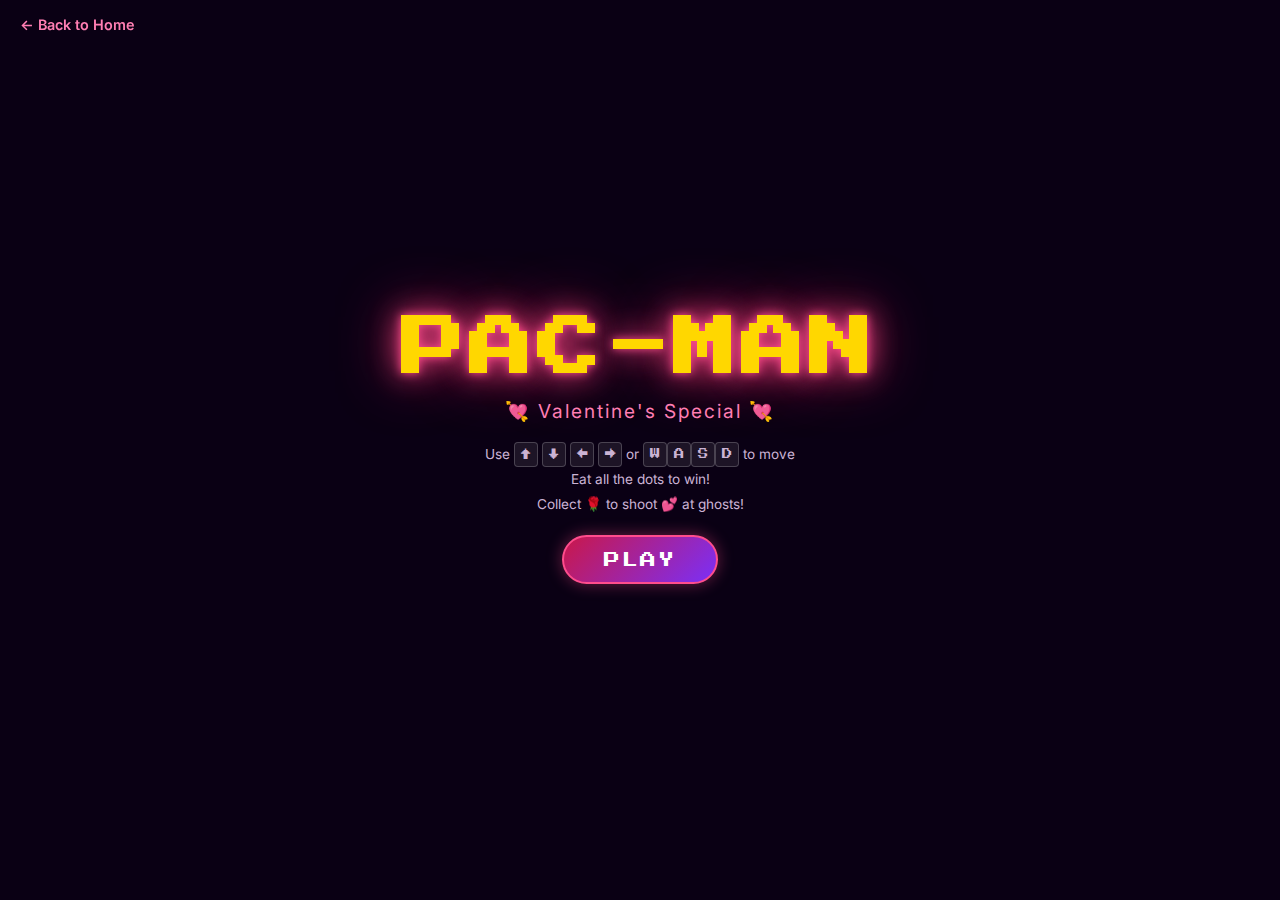
<file: Problem_2_Pac_man/pacman.html>
<!DOCTYPE html>
<html lang="en">

<head>
    <meta charset="UTF-8" />
    <meta name="viewport" content="width=device-width, initial-scale=1.0" />
    <meta name="description" content="Valentine's Special Pac-Man Game — BST236 Coding Blog" />
    <title>Pac-Man 💘 Valentine's Special — BST236</title>
    <link rel="stylesheet" href="style.css" />
</head>

<body>
    <!-- Back Link -->
    <a href="../Problem_1_Github_website/index.html" class="back-link" id="backLink">← Back to Home</a>

    <!-- Start Screen -->
    <div class="screen" id="startScreen">
        <h1 class="neon-title">PAC-MAN</h1>
        <p class="subtitle">💘 Valentine's Special 💘</p>
        <p class="instructions">
            Use <kbd>↑</kbd> <kbd>↓</kbd> <kbd>←</kbd> <kbd>→</kbd> or <kbd>W</kbd><kbd>A</kbd><kbd>S</kbd><kbd>D</kbd>
            to move<br />
            Eat all the dots to win!<br />
            Collect 🌹 to shoot 💕 at ghosts!
        </p>
        <button class="btn" id="startBtn">Play</button>
    </div>

    <!-- Game Screen -->
    <div class="screen hidden" id="gameScreen">
        <div class="hud">
            <span id="hudScore">Score: 0</span>
            <span id="hudLives">❤️ ❤️ ❤️</span>
            <span id="hudPower" class="power-timer hidden">🌹 0.0s</span>
        </div>
        <canvas id="gameCanvas"></canvas>
    </div>

    <!-- Game Over Screen -->
    <div class="screen hidden" id="overScreen">
        <h1 class="neon-title game-over-text">GAME OVER</h1>
        <p class="final-score" id="finalScore">Score: 0</p>
        <button class="btn" id="restartBtn">Play Again</button>
    </div>

    <!-- Victory Screen -->
    <div class="screen hidden" id="winScreen">
        <h1 class="neon-title win-text">YOU WIN! 🎉</h1>
        <p class="final-score" id="winScore">Score: 0</p>
        <button class="btn" id="winRestartBtn">Play Again</button>
    </div>

    <script src="game.js"></script>
</body>

</html>
</file>
<file: css/style.css>
/* ============================================================
   BST236 Coding Blog — Global Stylesheet
   ============================================================ */

/* ---------- Google Fonts ---------- */
@import url('https://fonts.googleapis.com/css2?family=Inter:wght@400;500;600;700&family=Fira+Code:wght@400;500&display=swap');

/* ---------- CSS Variables ---------- */
:root {
  --color-primary: #6366f1;
  --color-primary-light: #818cf8;
  --color-primary-dark: #4f46e5;
  --color-accent: #22d3ee;
  --color-bg: #0f172a;
  --color-bg-secondary: #1e293b;
  --color-sidebar: #1e293b;
  --color-header: #0f172a;
  --color-text: #e2e8f0;
  --color-text-muted: #94a3b8;
  --color-border: #334155;
  --color-card: #1e293b;
  --color-card-hover: #334155;
  --color-link: #818cf8;
  --color-link-hover: #a5b4fc;
  --sidebar-width: 240px;
  --header-height: 64px;
  --font-sans: 'Inter', -apple-system, BlinkMacSystemFont, 'Segoe UI', sans-serif;
  --font-mono: 'Fira Code', 'Consolas', monospace;
  --radius: 10px;
  --shadow: 0 4px 24px rgba(0, 0, 0, 0.3);
  --transition: 0.25s ease;
}

/* ---------- Reset & Base ---------- */
*,
*::before,
*::after {
  margin: 0;
  padding: 0;
  box-sizing: border-box;
}

html {
  scroll-behavior: smooth;
}

body {
  font-family: var(--font-sans);
  background-color: var(--color-bg);
  color: var(--color-text);
  line-height: 1.7;
  min-height: 100vh;
}

a {
  color: var(--color-link);
  text-decoration: none;
  transition: color var(--transition);
}

a:hover {
  color: var(--color-link-hover);
}

/* ---------- Header ---------- */
.header {
  position: fixed;
  top: 0;
  left: 0;
  right: 0;
  height: var(--header-height);
  background: var(--color-header);
  border-bottom: 1px solid var(--color-border);
  display: flex;
  align-items: center;
  justify-content: center;
  z-index: 100;
  backdrop-filter: blur(12px);
  background: rgba(15, 23, 42, 0.85);
}

.header__title {
  font-size: 1.4rem;
  font-weight: 700;
  letter-spacing: 0.5px;
  background: linear-gradient(135deg, var(--color-primary-light), var(--color-accent));
  -webkit-background-clip: text;
  -webkit-text-fill-color: transparent;
  background-clip: text;
}

/* ---------- Sidebar ---------- */
.sidebar {
  position: fixed;
  top: var(--header-height);
  left: 0;
  bottom: 0;
  width: var(--sidebar-width);
  background: var(--color-sidebar);
  border-right: 1px solid var(--color-border);
  padding: 2rem 0;
  overflow-y: auto;
  z-index: 90;
}

.sidebar__list {
  list-style: none;
}

.sidebar__link {
  display: flex;
  align-items: center;
  gap: 0.75rem;
  padding: 0.75rem 1.5rem;
  color: var(--color-text-muted);
  font-size: 0.95rem;
  font-weight: 500;
  transition: all var(--transition);
  border-left: 3px solid transparent;
}

.sidebar__link:hover {
  color: var(--color-text);
  background: rgba(99, 102, 241, 0.08);
  border-left-color: var(--color-primary-light);
}

.sidebar__link.active {
  color: var(--color-primary-light);
  background: rgba(99, 102, 241, 0.12);
  border-left-color: var(--color-primary);
  font-weight: 600;
}

.sidebar__icon {
  font-size: 1.15rem;
  width: 1.5rem;
  text-align: center;
  flex-shrink: 0;
}

/* ---------- Main Content ---------- */
.content {
  margin-left: var(--sidebar-width);
  margin-top: var(--header-height);
  padding: 2.5rem 3rem 4rem;
  min-height: calc(100vh - var(--header-height));
}

/* ---------- Hero Section ---------- */
.hero {
  text-align: center;
  padding: 3rem 0 2.5rem;
}

.hero__title {
  font-size: 2.4rem;
  font-weight: 700;
  margin-bottom: 1rem;
  background: linear-gradient(135deg, var(--color-primary-light), var(--color-accent));
  -webkit-background-clip: text;
  -webkit-text-fill-color: transparent;
  background-clip: text;
}

.hero__subtitle {
  font-size: 1.1rem;
  color: var(--color-text-muted);
  max-width: 600px;
  margin: 0 auto;
  line-height: 1.8;
}

/* ---------- Section ---------- */
.section {
  margin-bottom: 3rem;
}

.section__title {
  font-size: 1.5rem;
  font-weight: 600;
  margin-bottom: 1.25rem;
  padding-bottom: 0.5rem;
  border-bottom: 2px solid var(--color-border);
  color: var(--color-text);
}

/* ---------- Cards Grid ---------- */
.cards {
  display: grid;
  grid-template-columns: repeat(auto-fill, minmax(280px, 1fr));
  gap: 1.5rem;
}

.card {
  background: var(--color-card);
  border: 1px solid var(--color-border);
  border-radius: var(--radius);
  padding: 1.75rem;
  transition: all var(--transition);
  display: flex;
  flex-direction: column;
}

.card:hover {
  background: var(--color-card-hover);
  transform: translateY(-4px);
  box-shadow: var(--shadow);
  border-color: var(--color-primary);
}

.card__icon {
  font-size: 2rem;
  margin-bottom: 0.75rem;
}

.card__title {
  font-size: 1.15rem;
  font-weight: 600;
  margin-bottom: 0.5rem;
  color: var(--color-text);
}

.card__desc {
  font-size: 0.9rem;
  color: var(--color-text-muted);
  line-height: 1.6;
  flex-grow: 1;
}

.card__link {
  display: inline-flex;
  align-items: center;
  gap: 0.4rem;
  margin-top: 1rem;
  font-size: 0.9rem;
  font-weight: 500;
  color: var(--color-primary-light);
}

.card__link:hover {
  color: var(--color-accent);
}

/* ---------- Page Header ---------- */
.page-header {
  margin-bottom: 2rem;
  padding-bottom: 1rem;
  border-bottom: 2px solid var(--color-border);
}

.page-header__title {
  font-size: 2rem;
  font-weight: 700;
  color: var(--color-text);
  margin-bottom: 0.5rem;
}

.page-header__desc {
  font-size: 1rem;
  color: var(--color-text-muted);
}

/* ---------- Content Prose ---------- */
.prose {
  max-width: 800px;
}

.prose p {
  margin-bottom: 1rem;
  color: var(--color-text-muted);
  line-height: 1.8;
}

.prose h3 {
  font-size: 1.2rem;
  font-weight: 600;
  margin: 1.5rem 0 0.75rem;
  color: var(--color-text);
}

.prose ul {
  margin-left: 1.5rem;
  margin-bottom: 1rem;
}

.prose li {
  margin-bottom: 0.4rem;
  color: var(--color-text-muted);
}

/* ---------- Tag / Badge ---------- */
.badge {
  display: inline-block;
  padding: 0.2rem 0.7rem;
  font-size: 0.75rem;
  font-weight: 600;
  border-radius: 9999px;
  text-transform: uppercase;
  letter-spacing: 0.5px;
}

.badge--coming {
  background: rgba(99, 102, 241, 0.15);
  color: var(--color-primary-light);
  border: 1px solid rgba(99, 102, 241, 0.3);
}

.badge--live {
  background: rgba(34, 211, 238, 0.15);
  color: var(--color-accent);
  border: 1px solid rgba(34, 211, 238, 0.3);
}

/* ---------- Footer ---------- */
.footer {
  margin-left: var(--sidebar-width);
  padding: 1.5rem 3rem;
  text-align: center;
  color: var(--color-text-muted);
  font-size: 0.85rem;
  border-top: 1px solid var(--color-border);
}

.footer a {
  color: var(--color-primary-light);
}

/* ---------- Mobile Menu Toggle ---------- */
.menu-toggle {
  display: none;
  position: fixed;
  top: 14px;
  left: 16px;
  z-index: 200;
  background: var(--color-primary);
  color: #fff;
  border: none;
  border-radius: 8px;
  width: 36px;
  height: 36px;
  font-size: 1.2rem;
  cursor: pointer;
  align-items: center;
  justify-content: center;
}

/* ---------- Responsive ---------- */
@media (max-width: 768px) {
  .menu-toggle {
    display: flex;
  }

  .header__title {
    font-size: 1.1rem;
  }

  .sidebar {
    transform: translateX(-100%);
    transition: transform var(--transition);
  }

  .sidebar.open {
    transform: translateX(0);
  }

  .content {
    margin-left: 0;
    padding: 2rem 1.25rem 3rem;
  }

  .footer {
    margin-left: 0;
    padding: 1.5rem 1.25rem;
  }

  .hero__title {
    font-size: 1.7rem;
  }

  .cards {
    grid-template-columns: 1fr;
  }
}
</file>
<file: Problem_1_Github_website/css/style.css>
/* ============================================================
   BST236 Coding Blog — Global Stylesheet
   ============================================================ */

/* ---------- Google Fonts ---------- */
@import url('https://fonts.googleapis.com/css2?family=Inter:wght@400;500;600;700&family=Fira+Code:wght@400;500&display=swap');

/* ---------- CSS Variables ---------- */
:root {
  --color-primary: #6366f1;
  --color-primary-light: #818cf8;
  --color-primary-dark: #4f46e5;
  --color-accent: #22d3ee;
  --color-bg: #0f172a;
  --color-bg-secondary: #1e293b;
  --color-sidebar: #1e293b;
  --color-header: #0f172a;
  --color-text: #e2e8f0;
  --color-text-muted: #94a3b8;
  --color-border: #334155;
  --color-card: #1e293b;
  --color-card-hover: #334155;
  --color-link: #818cf8;
  --color-link-hover: #a5b4fc;
  --sidebar-width: 240px;
  --header-height: 64px;
  --font-sans: 'Inter', -apple-system, BlinkMacSystemFont, 'Segoe UI', sans-serif;
  --font-mono: 'Fira Code', 'Consolas', monospace;
  --radius: 10px;
  --shadow: 0 4px 24px rgba(0, 0, 0, 0.3);
  --transition: 0.25s ease;
}

/* ---------- Reset & Base ---------- */
*,
*::before,
*::after {
  margin: 0;
  padding: 0;
  box-sizing: border-box;
}

html {
  scroll-behavior: smooth;
}

body {
  font-family: var(--font-sans);
  background-color: var(--color-bg);
  color: var(--color-text);
  line-height: 1.7;
  min-height: 100vh;
}

a {
  color: var(--color-link);
  text-decoration: none;
  transition: color var(--transition);
}

a:hover {
  color: var(--color-link-hover);
}

/* ---------- Header ---------- */
.header {
  position: fixed;
  top: 0;
  left: 0;
  right: 0;
  height: var(--header-height);
  background: var(--color-header);
  border-bottom: 1px solid var(--color-border);
  display: flex;
  align-items: center;
  justify-content: center;
  z-index: 100;
  backdrop-filter: blur(12px);
  background: rgba(15, 23, 42, 0.85);
}

.header__title {
  font-size: 1.4rem;
  font-weight: 700;
  letter-spacing: 0.5px;
  background: linear-gradient(135deg, var(--color-primary-light), var(--color-accent));
  -webkit-background-clip: text;
  -webkit-text-fill-color: transparent;
  background-clip: text;
}

/* ---------- Sidebar ---------- */
.sidebar {
  position: fixed;
  top: var(--header-height);
  left: 0;
  bottom: 0;
  width: var(--sidebar-width);
  background: var(--color-sidebar);
  border-right: 1px solid var(--color-border);
  padding: 2rem 0;
  overflow-y: auto;
  z-index: 90;
}

.sidebar__list {
  list-style: none;
}

.sidebar__link {
  display: flex;
  align-items: center;
  gap: 0.75rem;
  padding: 0.75rem 1.5rem;
  color: var(--color-text-muted);
  font-size: 0.95rem;
  font-weight: 500;
  transition: all var(--transition);
  border-left: 3px solid transparent;
}

.sidebar__link:hover {
  color: var(--color-text);
  background: rgba(99, 102, 241, 0.08);
  border-left-color: var(--color-primary-light);
}

.sidebar__link.active {
  color: var(--color-primary-light);
  background: rgba(99, 102, 241, 0.12);
  border-left-color: var(--color-primary);
  font-weight: 600;
}

.sidebar__icon {
  font-size: 1.15rem;
  width: 1.5rem;
  text-align: center;
  flex-shrink: 0;
}

/* ---------- Main Content ---------- */
.content {
  margin-left: var(--sidebar-width);
  margin-top: var(--header-height);
  padding: 2.5rem 3rem 4rem;
  min-height: calc(100vh - var(--header-height));
}

/* ---------- Hero Section ---------- */
.hero {
  text-align: center;
  padding: 3rem 0 2.5rem;
}

.hero__title {
  font-size: 2.4rem;
  font-weight: 700;
  margin-bottom: 1rem;
  background: linear-gradient(135deg, var(--color-primary-light), var(--color-accent));
  -webkit-background-clip: text;
  -webkit-text-fill-color: transparent;
  background-clip: text;
}

.hero__subtitle {
  font-size: 1.1rem;
  color: var(--color-text-muted);
  max-width: 600px;
  margin: 0 auto;
  line-height: 1.8;
}

/* ---------- Section ---------- */
.section {
  margin-bottom: 3rem;
}

.section__title {
  font-size: 1.5rem;
  font-weight: 600;
  margin-bottom: 1.25rem;
  padding-bottom: 0.5rem;
  border-bottom: 2px solid var(--color-border);
  color: var(--color-text);
}

/* ---------- Cards Grid ---------- */
.cards {
  display: grid;
  grid-template-columns: repeat(auto-fill, minmax(280px, 1fr));
  gap: 1.5rem;
}

.card {
  background: var(--color-card);
  border: 1px solid var(--color-border);
  border-radius: var(--radius);
  padding: 1.75rem;
  transition: all var(--transition);
  display: flex;
  flex-direction: column;
}

.card:hover {
  background: var(--color-card-hover);
  transform: translateY(-4px);
  box-shadow: var(--shadow);
  border-color: var(--color-primary);
}

.card__icon {
  font-size: 2rem;
  margin-bottom: 0.75rem;
}

.card__title {
  font-size: 1.15rem;
  font-weight: 600;
  margin-bottom: 0.5rem;
  color: var(--color-text);
}

.card__desc {
  font-size: 0.9rem;
  color: var(--color-text-muted);
  line-height: 1.6;
  flex-grow: 1;
}

.card__link {
  display: inline-flex;
  align-items: center;
  gap: 0.4rem;
  margin-top: 1rem;
  font-size: 0.9rem;
  font-weight: 500;
  color: var(--color-primary-light);
}

.card__link:hover {
  color: var(--color-accent);
}

/* ---------- Page Header ---------- */
.page-header {
  margin-bottom: 2rem;
  padding-bottom: 1rem;
  border-bottom: 2px solid var(--color-border);
}

.page-header__title {
  font-size: 2rem;
  font-weight: 700;
  color: var(--color-text);
  margin-bottom: 0.5rem;
}

.page-header__desc {
  font-size: 1rem;
  color: var(--color-text-muted);
}

/* ---------- Content Prose ---------- */
.prose {
  max-width: 800px;
}

.prose p {
  margin-bottom: 1rem;
  color: var(--color-text-muted);
  line-height: 1.8;
}

.prose h3 {
  font-size: 1.2rem;
  font-weight: 600;
  margin: 1.5rem 0 0.75rem;
  color: var(--color-text);
}

.prose ul {
  margin-left: 1.5rem;
  margin-bottom: 1rem;
}

.prose li {
  margin-bottom: 0.4rem;
  color: var(--color-text-muted);
}

/* ---------- Tag / Badge ---------- */
.badge {
  display: inline-block;
  padding: 0.2rem 0.7rem;
  font-size: 0.75rem;
  font-weight: 600;
  border-radius: 9999px;
  text-transform: uppercase;
  letter-spacing: 0.5px;
}

.badge--coming {
  background: rgba(99, 102, 241, 0.15);
  color: var(--color-primary-light);
  border: 1px solid rgba(99, 102, 241, 0.3);
}

.badge--live {
  background: rgba(34, 211, 238, 0.15);
  color: var(--color-accent);
  border: 1px solid rgba(34, 211, 238, 0.3);
}

/* ---------- Footer ---------- */
.footer {
  margin-left: var(--sidebar-width);
  padding: 1.5rem 3rem;
  text-align: center;
  color: var(--color-text-muted);
  font-size: 0.85rem;
  border-top: 1px solid var(--color-border);
}

.footer a {
  color: var(--color-primary-light);
}

/* ---------- Mobile Menu Toggle ---------- */
.menu-toggle {
  display: none;
  position: fixed;
  top: 14px;
  left: 16px;
  z-index: 200;
  background: var(--color-primary);
  color: #fff;
  border: none;
  border-radius: 8px;
  width: 36px;
  height: 36px;
  font-size: 1.2rem;
  cursor: pointer;
  align-items: center;
  justify-content: center;
}

/* ---------- Responsive ---------- */
@media (max-width: 768px) {
  .menu-toggle {
    display: flex;
  }

  .header__title {
    font-size: 1.1rem;
  }

  .sidebar {
    transform: translateX(-100%);
    transition: transform var(--transition);
  }

  .sidebar.open {
    transform: translateX(0);
  }

  .content {
    margin-left: 0;
    padding: 2rem 1.25rem 3rem;
  }

  .footer {
    margin-left: 0;
    padding: 1.5rem 1.25rem;
  }

  .hero__title {
    font-size: 1.7rem;
  }

  .cards {
    grid-template-columns: 1fr;
  }
}
</file>
<file: Problem_2_Pac_man/style.css>
/* ============================================================
   Pac-Man Valentine's Special — Stylesheet
   ============================================================ */
@import url('https://fonts.googleapis.com/css2?family=Press+Start+2P&family=Inter:wght@400;600;700&display=swap');

:root {
    --pink: #ff4d8d;
    --pink-light: #ff7eb3;
    --pink-dark: #c9184a;
    --purple: #7b2ff7;
    --purple-dark: #1a0533;
    --bg: #0a0014;
    --text: #ffe0f0;
    --gold: #ffd700;
    --neon-glow: 0 0 10px var(--pink), 0 0 30px var(--pink), 0 0 60px var(--pink-dark);
}

*,
*::before,
*::after {
    margin: 0;
    padding: 0;
    box-sizing: border-box;
}

html,
body {
    width: 100%;
    height: 100%;
    overflow: hidden;
    font-family: 'Inter', sans-serif;
    background: var(--bg);
    color: var(--text);
}

/* ---------- Utility ---------- */
.hidden {
    display: none !important;
}

/* ---------- Back Link ---------- */
.back-link {
    position: fixed;
    top: 16px;
    left: 20px;
    z-index: 200;
    color: var(--pink-light);
    font-size: 0.9rem;
    font-weight: 600;
    text-decoration: none;
    transition: color 0.2s;
}

.back-link:hover {
    color: #fff;
}

/* ---------- Screens ---------- */
.screen {
    position: absolute;
    inset: 0;
    display: flex;
    flex-direction: column;
    align-items: center;
    justify-content: center;
    gap: 1.2rem;
    text-align: center;
    padding: 1rem;
}

/* ---------- Neon Title ---------- */
.neon-title {
    font-family: 'Press Start 2P', monospace;
    font-size: clamp(2rem, 6vw, 4rem);
    color: var(--gold);
    text-shadow: var(--neon-glow);
    letter-spacing: 4px;
    animation: pulse-glow 2s ease-in-out infinite alternate;
}

@keyframes pulse-glow {
    from {
        text-shadow: 0 0 6px var(--pink), 0 0 20px var(--pink);
    }

    to {
        text-shadow: 0 0 14px var(--pink-light), 0 0 40px var(--pink), 0 0 80px var(--pink-dark);
    }
}

.subtitle {
    font-size: 1.2rem;
    color: var(--pink-light);
    letter-spacing: 2px;
}

.instructions {
    font-size: 0.85rem;
    line-height: 1.8;
    color: #cbb3d4;
    max-width: 340px;
}

kbd {
    display: inline-block;
    background: rgba(255, 255, 255, 0.08);
    border: 1px solid rgba(255, 255, 255, 0.2);
    border-radius: 4px;
    padding: 2px 6px;
    font-family: 'Press Start 2P', monospace;
    font-size: 0.65rem;
}

/* ---------- Button ---------- */
.btn {
    font-family: 'Press Start 2P', monospace;
    font-size: 1rem;
    padding: 0.9rem 2.5rem;
    border: 2px solid var(--pink);
    border-radius: 50px;
    background: linear-gradient(135deg, var(--pink-dark), var(--purple));
    color: #fff;
    cursor: pointer;
    text-transform: uppercase;
    letter-spacing: 2px;
    transition: transform 0.15s, box-shadow 0.25s;
    box-shadow: 0 0 16px rgba(255, 77, 141, 0.4);
}

.btn:hover {
    transform: scale(1.06);
    box-shadow: 0 0 28px rgba(255, 77, 141, 0.7);
}

/* ---------- HUD ---------- */
.hud {
    display: flex;
    justify-content: space-between;
    align-items: center;
    width: 100%;
    max-width: 540px;
    padding: 0.5rem 0.75rem;
    font-family: 'Press Start 2P', monospace;
    font-size: 0.7rem;
    color: var(--text);
}

.power-timer {
    color: var(--gold);
    animation: blink-power 0.5s steps(2) infinite;
}

@keyframes blink-power {
    50% {
        opacity: 0.4;
    }
}

/* ---------- Canvas ---------- */
#gameCanvas {
    border: 3px solid var(--pink-dark);
    border-radius: 6px;
    box-shadow: 0 0 20px rgba(255, 77, 141, 0.3);
    image-rendering: pixelated;
    max-width: 95vw;
    max-height: 78vh;
}

/* ---------- End Screens ---------- */
.game-over-text {
    color: #ff3060;
}

.win-text {
    color: var(--gold);
}

.final-score {
    font-family: 'Press Start 2P', monospace;
    font-size: 1rem;
    color: var(--pink-light);
}

/* ---------- Responsive ---------- */
@media (max-width: 500px) {
    .hud {
        font-size: 0.55rem;
        padding: 0.4rem;
    }

    .neon-title {
        font-size: 1.6rem;
    }
}
</file>
